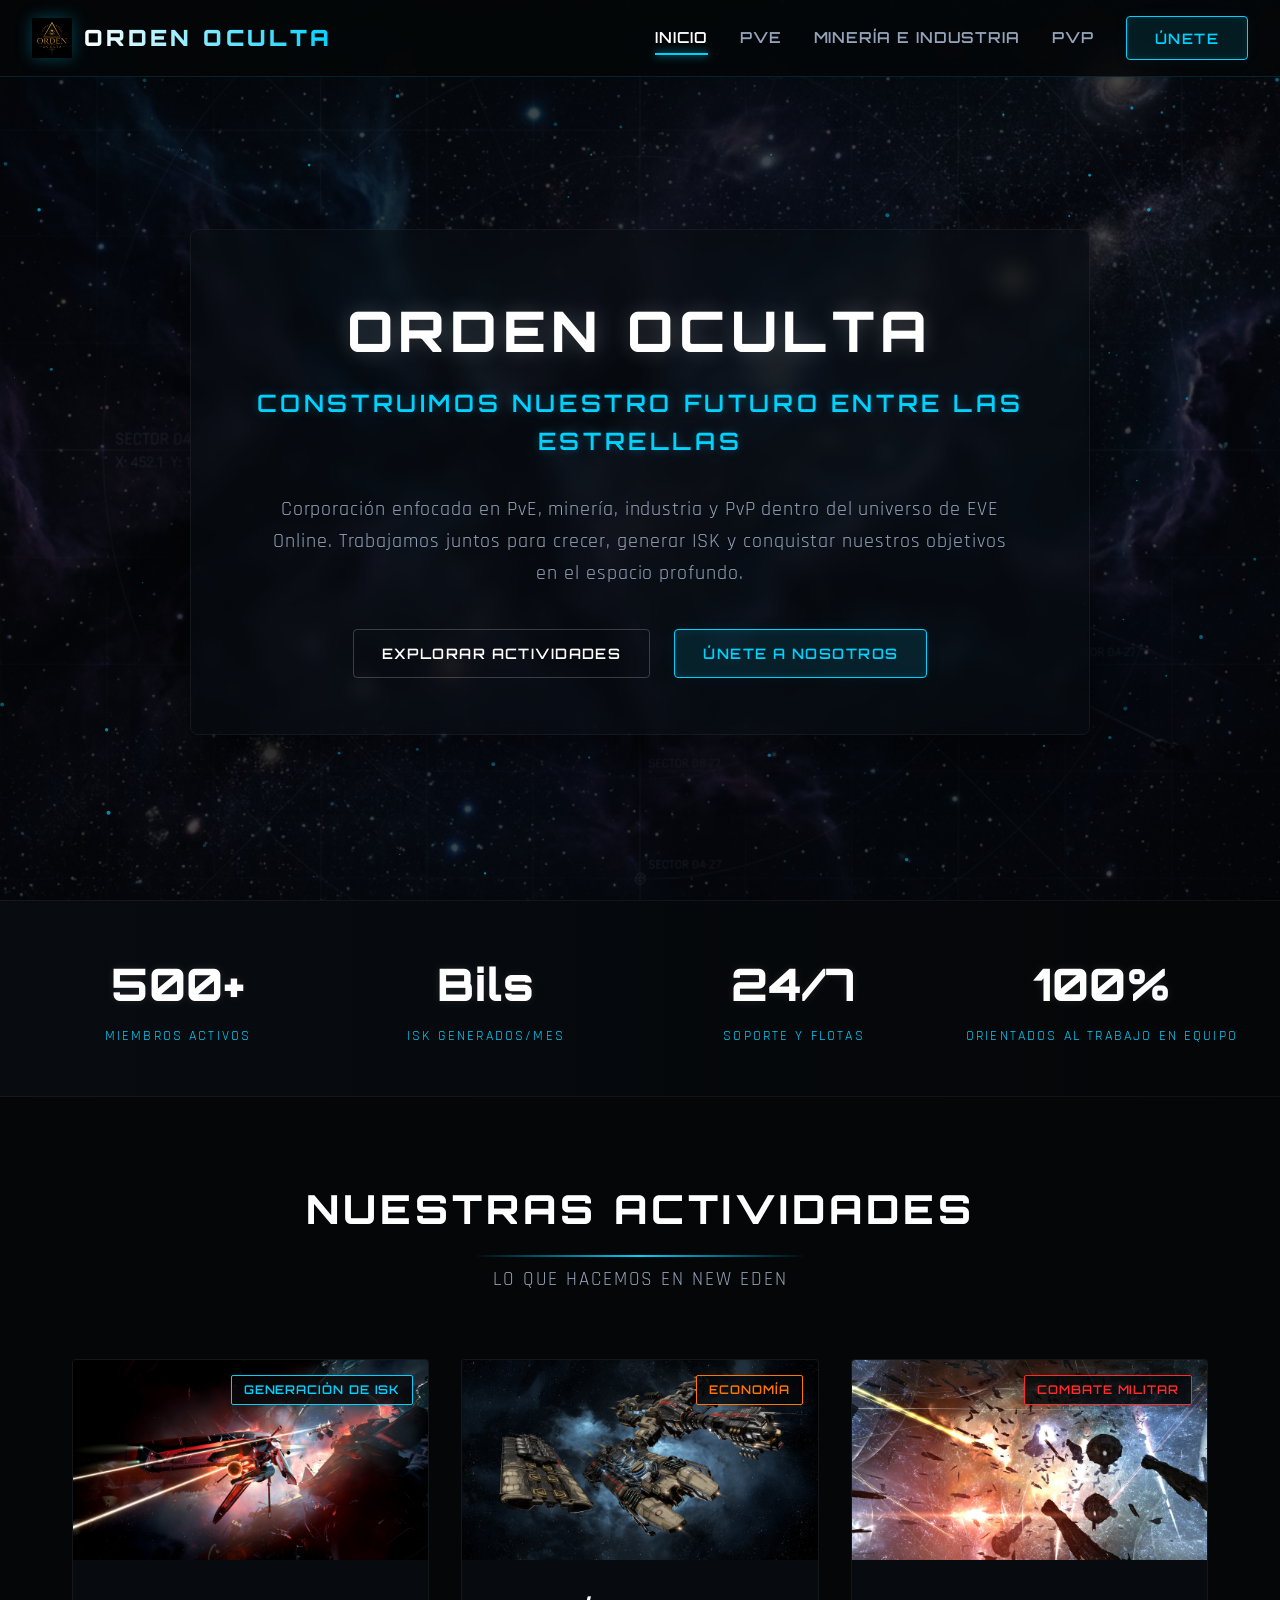
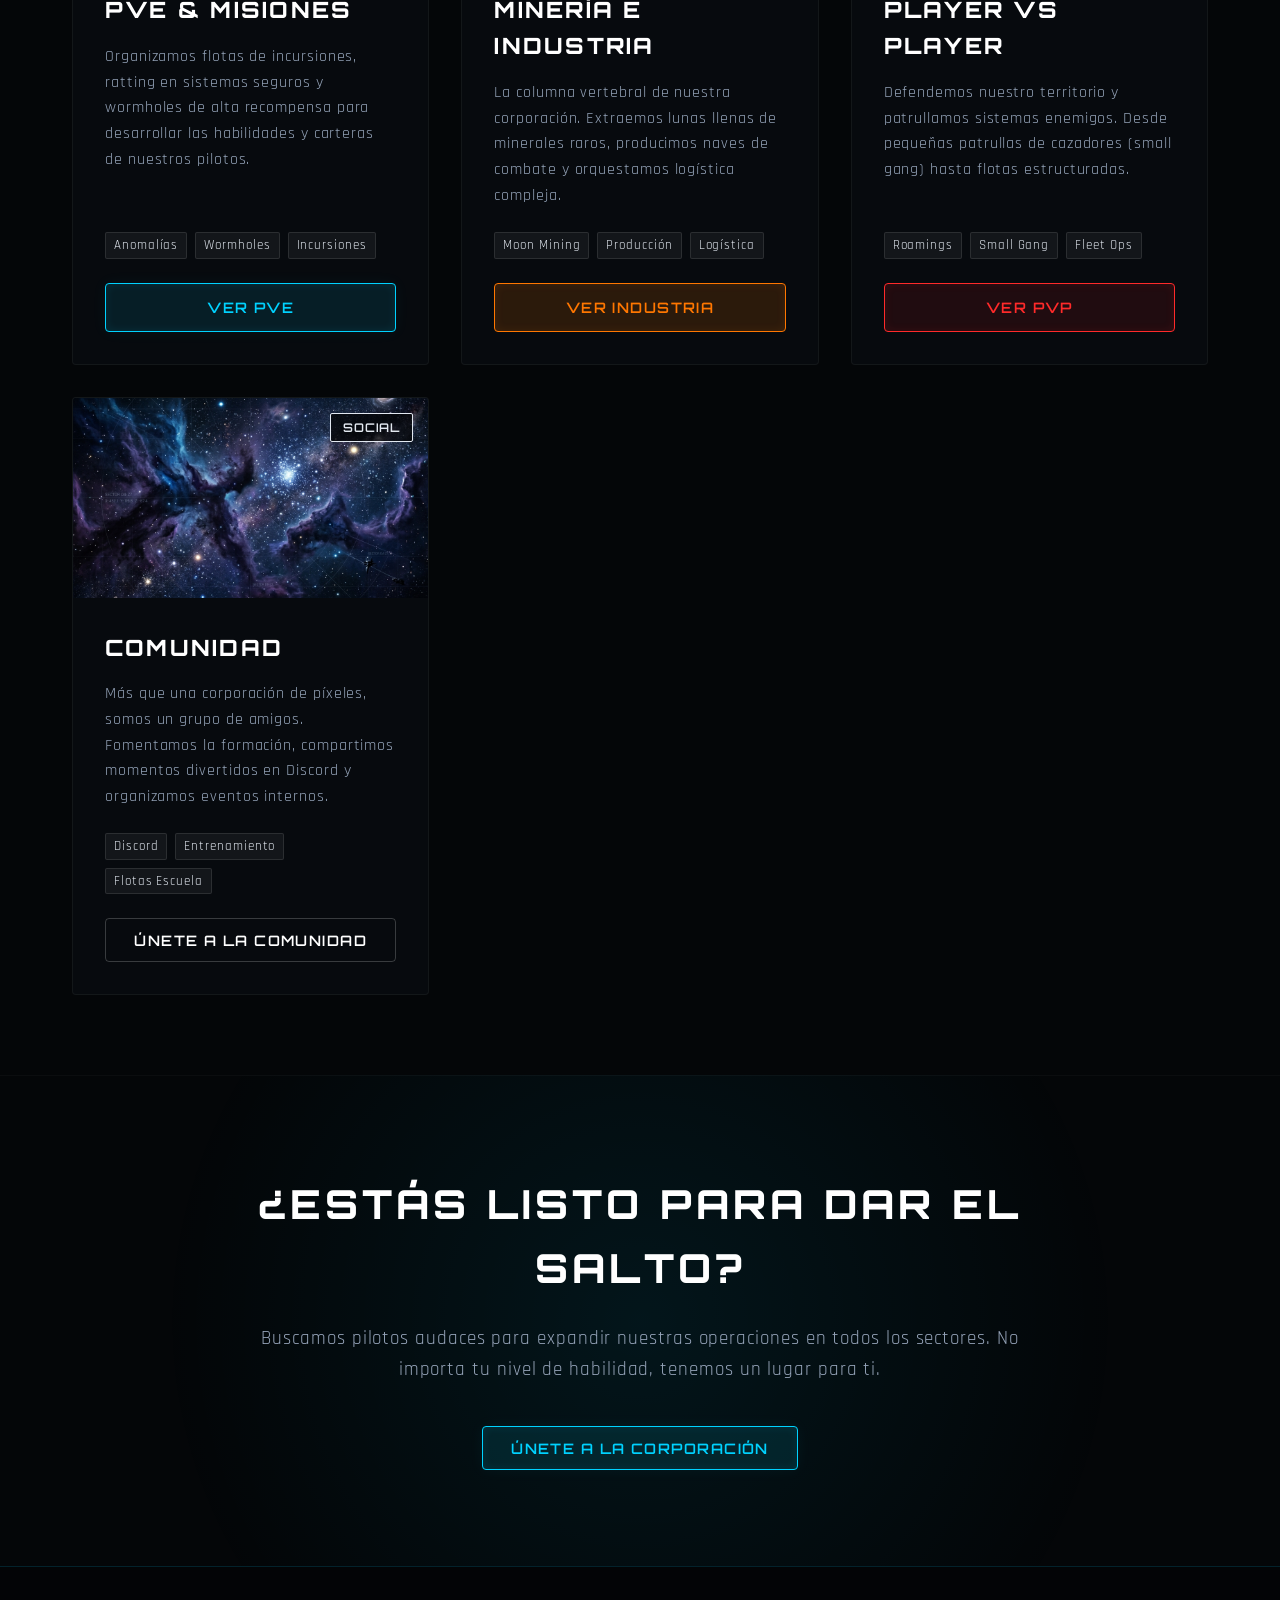
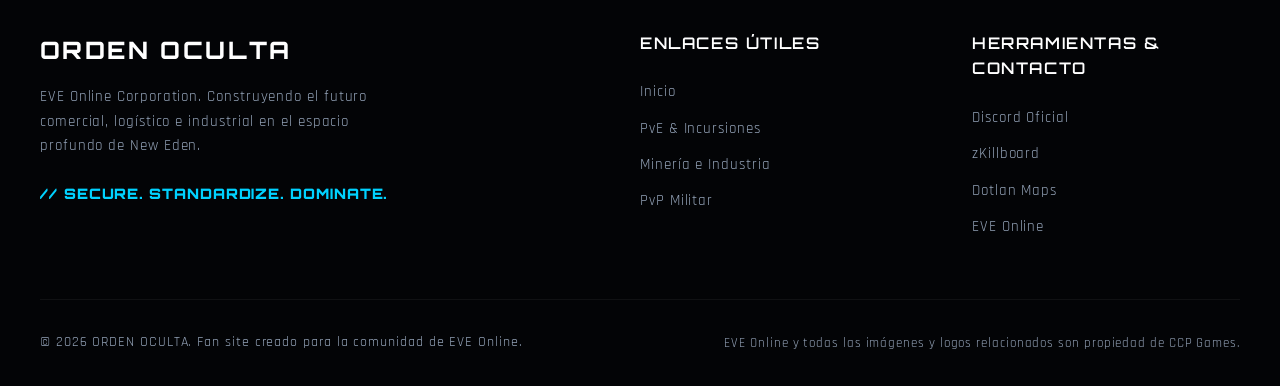
<file: index.html>
<!DOCTYPE html>
<html lang="es">
<head>
  <meta charset="UTF-8">
  <meta name="viewport" content="width=device-width, initial-scale=1.0">
  <title>Orden Oculta | EVE Online Corporation</title>
  <meta name="description" content="Sitio oficial de ORDEN OCULTA, corporación líder de EVE Online. Únete a nuestras flotas de PvE, minería, industria y PvP.">
  <link rel="stylesheet" href="css/style.css">
</head>
<body>
  <!-- Canvas para animación de fondo de estrellas -->
  <canvas id="starfield"></canvas>
  <div class="background-overlay"></div>

  <!-- ENCABEZADO Y NAVEGACIÓN -->
  <header class="navbar">
    <div class="nav-brand">
      <img src="images/logo.png" alt="Orden Oculta Logo" class="nav-logo">
      <span class="nav-title">ORDEN OCULTA</span>
    </div>
    
    <button class="nav-toggle" aria-label="Abrir menú de navegación">
      <span></span>
      <span></span>
      <span></span>
    </button>

    <nav class="nav-menu-wrapper">
      <ul class="nav-menu">
        <li class="nav-item active"><a href="index.html">Inicio</a></li>
        <li class="nav-item"><a href="pve.html">PvE</a></li>
        <li class="nav-item"><a href="mineria-industria.html">Minería e Industria</a></li>
        <li class="nav-item"><a href="pvp.html">PvP</a></li>
        <li class="nav-item"><button class="btn btn-primary btn-recruit-trigger">Únete</button></li>
      </ul>
    </nav>
  </header>

  <!-- HERO PRINCIPAL -->
  <section class="hero">
    <div class="hero-content reveal">
      <h1>ORDEN OCULTA</h1>
      <p class="hero-subtitle">Construimos nuestro futuro entre las estrellas</p>
      <p class="hero-description">
        Corporación enfocada en PvE, minería, industria y PvP dentro del universo de EVE Online. Trabajamos juntos para crecer, generar ISK y conquistar nuestros objetivos en el espacio profundo.
      </p>
      <div class="hero-buttons">
        <a href="#actividades" class="btn btn-outline">Explorar Actividades</a>
        <button class="btn btn-primary btn-recruit-trigger">Únete a nosotros</button>
      </div>
    </div>
  </section>

  <!-- BARRA DE ESTADÍSTICAS -->
  <section class="stats-bar">
    <div class="stats-container reveal">
      <div class="stat-item">
        <div class="stat-number">500+</div>
        <div class="stat-label">Miembros Activos</div>
      </div>
      <div class="stat-item">
        <div class="stat-number">Bils</div>
        <div class="stat-label">ISK Generados/Mes</div>
      </div>
      <div class="stat-item">
        <div class="stat-number">24/7</div>
        <div class="stat-label">Soporte y Flotas</div>
      </div>
      <div class="stat-item">
        <div class="stat-number">100%</div>
        <div class="stat-label">Orientados al Trabajo en Equipo</div>
      </div>
    </div>
  </section>

  <!-- SECCIÓN DE ACTIVIDADES -->
  <section id="actividades" class="section-container">
    <div class="section-title-wrapper reveal">
      <h2 class="section-title">Nuestras Actividades</h2>
      <p class="section-subtitle">Lo que hacemos en New Eden</p>
    </div>

    <div class="cards-grid">
      <!-- PvE Card -->
      <article class="card card-pve reveal">
        <div class="card-image-wrapper">
          <img src="images/pve.jpg" alt="Operación PvE de EVE Online" class="card-image">
          <span class="card-badge badge-pve">Generación de ISK</span>
        </div>
        <div class="card-content">
          <h3 class="card-title">PvE & Misiones</h3>
          <p class="card-description">
            Organizamos flotas de incursiones, ratting en sistemas seguros y wormholes de alta recompensa para desarrollar las habilidades y carteras de nuestros pilotos.
          </p>
          <div class="card-tags">
            <span class="tag">Anomalías</span>
            <span class="tag">Wormholes</span>
            <span class="tag">Incursiones</span>
          </div>
          <a href="pve.html" class="btn btn-primary">Ver PvE</a>
        </div>
      </article>

      <!-- Minería e Industria Card -->
      <article class="card card-indy reveal">
        <div class="card-image-wrapper">
          <img src="images/mining.jpg" alt="Minería e Industria en EVE Online" class="card-image">
          <span class="card-badge badge-indy">Economía</span>
        </div>
        <div class="card-content">
          <h3 class="card-title">Minería e Industria</h3>
          <p class="card-description">
            La columna vertebral de nuestra corporación. Extraemos lunas llenas de minerales raros, producimos naves de combate y orquestamos logística compleja.
          </p>
          <div class="card-tags">
            <span class="tag">Moon Mining</span>
            <span class="tag">Producción</span>
            <span class="tag">Logística</span>
          </div>
          <a href="mineria-industria.html" class="btn btn-secondary">Ver Industria</a>
        </div>
      </article>

      <!-- PvP Card -->
      <article class="card card-pvp reveal">
        <div class="card-image-wrapper">
          <img src="images/pvp.jpg" alt="Combate PvP de EVE Online" class="card-image">
          <span class="card-badge badge-pvp">Combate militar</span>
        </div>
        <div class="card-content">
          <h3 class="card-title">Player vs Player</h3>
          <p class="card-description">
            Defendemos nuestro territorio y patrullamos sistemas enemigos. Desde pequeñas patrullas de cazadores (small gang) hasta flotas estructuradas.
          </p>
          <div class="card-tags">
            <span class="tag">Roamings</span>
            <span class="tag">Small Gang</span>
            <span class="tag">Fleet Ops</span>
          </div>
          <a href="pvp.html" class="btn btn-danger">Ver PvP</a>
        </div>
      </article>

      <!-- Comunidad Card -->
      <article class="card reveal">
        <div class="card-image-wrapper">
          <img src="images/background.jpg" alt="Comunidad corporativa" class="card-image">
          <span class="card-badge">Social</span>
        </div>
        <div class="card-content">
          <h3 class="card-title">Comunidad</h3>
          <p class="card-description">
            Más que una corporación de píxeles, somos un grupo de amigos. Fomentamos la formación, compartimos momentos divertidos en Discord y organizamos eventos internos.
          </p>
          <div class="card-tags">
            <span class="tag">Discord</span>
            <span class="tag">Entrenamiento</span>
            <span class="tag">Flotas Escuela</span>
          </div>
          <button class="btn btn-outline btn-recruit-trigger">Únete a la Comunidad</button>
        </div>
      </article>
    </div>
  </section>

  <!-- RECRUITMENT CTA -->
  <section class="recruitment-cta reveal">
    <div class="cta-box">
      <h2>¿Estás listo para dar el salto?</h2>
      <p>Buscamos pilotos audaces para expandir nuestras operaciones en todos los sectores. No importa tu nivel de habilidad, tenemos un lugar para ti.</p>
      <button class="btn btn-primary btn-recruit-trigger">Únete a la corporación</button>
    </div>
  </section>

  <!-- PIE DE PÁGINA (FOOTER) -->
  <footer class="footer">
    <div class="footer-grid">
      <div class="footer-brand">
        <h3>ORDEN OCULTA</h3>
        <p>EVE Online Corporation. Construyendo el futuro comercial, logístico e industrial en el espacio profundo de New Eden.</p>
        <span class="footer-logo-text">// SECURE. STANDARDIZE. DOMINATE.</span>
      </div>
      <div>
        <h4 class="footer-links-title">Enlaces Útiles</h4>
        <ul class="footer-links">
          <li><a href="index.html">Inicio</a></li>
          <li><a href="pve.html">PvE & Incursiones</a></li>
          <li><a href="mineria-industria.html">Minería e Industria</a></li>
          <li><a href="pvp.html">PvP Militar</a></li>
        </ul>
      </div>
      <div>
        <h4 class="footer-links-title">Herramientas & Contacto</h4>
        <ul class="footer-links">
          <li><a href="https://discord.gg/example-placeholder" target="_blank">Discord Oficial</a></li>
          <li><a href="https://zkillboard.com/alliance/example/" target="_blank">zKillboard</a></li>
          <li><a href="https://evemaps.dotlan.net/" target="_blank">Dotlan Maps</a></li>
          <li><a href="https://www.eveonline.com/" target="_blank">EVE Online</a></li>
        </ul>
      </div>
    </div>
    <div class="footer-bottom">
      <p class="copyright">© 2026 ORDEN OCULTA. Fan site creado para la comunidad de EVE Online.</p>
      <p style="font-size: 0.8rem; color: var(--color-text-secondary);">EVE Online y todas las imágenes y logos relacionados son propiedad de CCP Games.</p>
    </div>
  </footer>

  <!-- RECRUITMENT MODAL (MODAL ÚNETE A NOSOTROS) -->
  <div class="modal" id="recruitModal">
    <div class="modal-overlay"></div>
    <div class="modal-container">
      <button class="modal-close" aria-label="Cerrar modal">&times;</button>
      <h3 class="modal-title">Únete a Orden Oculta</h3>
      <div class="modal-body">
        <p>Buscamos tanto a veteranos curtidos como a nuevos pilotos que quieran forjar su camino en EVE Online. Estos son nuestros requisitos mínimos de reclutamiento:</p>
        
        <ul class="recruitment-requirements">
          <li>Cuenta activa de EVE Online (Omega recomendada pero aceptamos Alfas con ganas de aprender).</li>
          <li>Uso obligatorio de Discord para comunicación en operaciones de flota.</li>
          <li>Actitud madura y respeto hacia todos los miembros de la corporación.</li>
          <li>Voluntad de cooperar en flotas de minería, defensa o generación de ISK.</li>
        </ul>

        <h4>¿Cómo aplicar?</h4>
        <p>
          1. Haz clic en el botón de abajo para unirte a nuestro Discord de reclutamiento.<br>
          2. Escribe en el canal <code>#reclutamiento-publico</code>.<br>
          3. Uno de nuestros oficiales agendará una entrevista corta contigo.
        </p>

        <div class="modal-buttons" style="margin-top: 2rem;">
          <a href="https://discord.gg/example-placeholder" target="_blank" class="btn btn-primary">Unirse al Discord de Reclutamiento</a>
          <button class="btn btn-outline modal-close">Cerrar</button>
        </div>
      </div>
    </div>
  </div>

  <script src="js/script.js"></script>
</body>
</html>
</file>
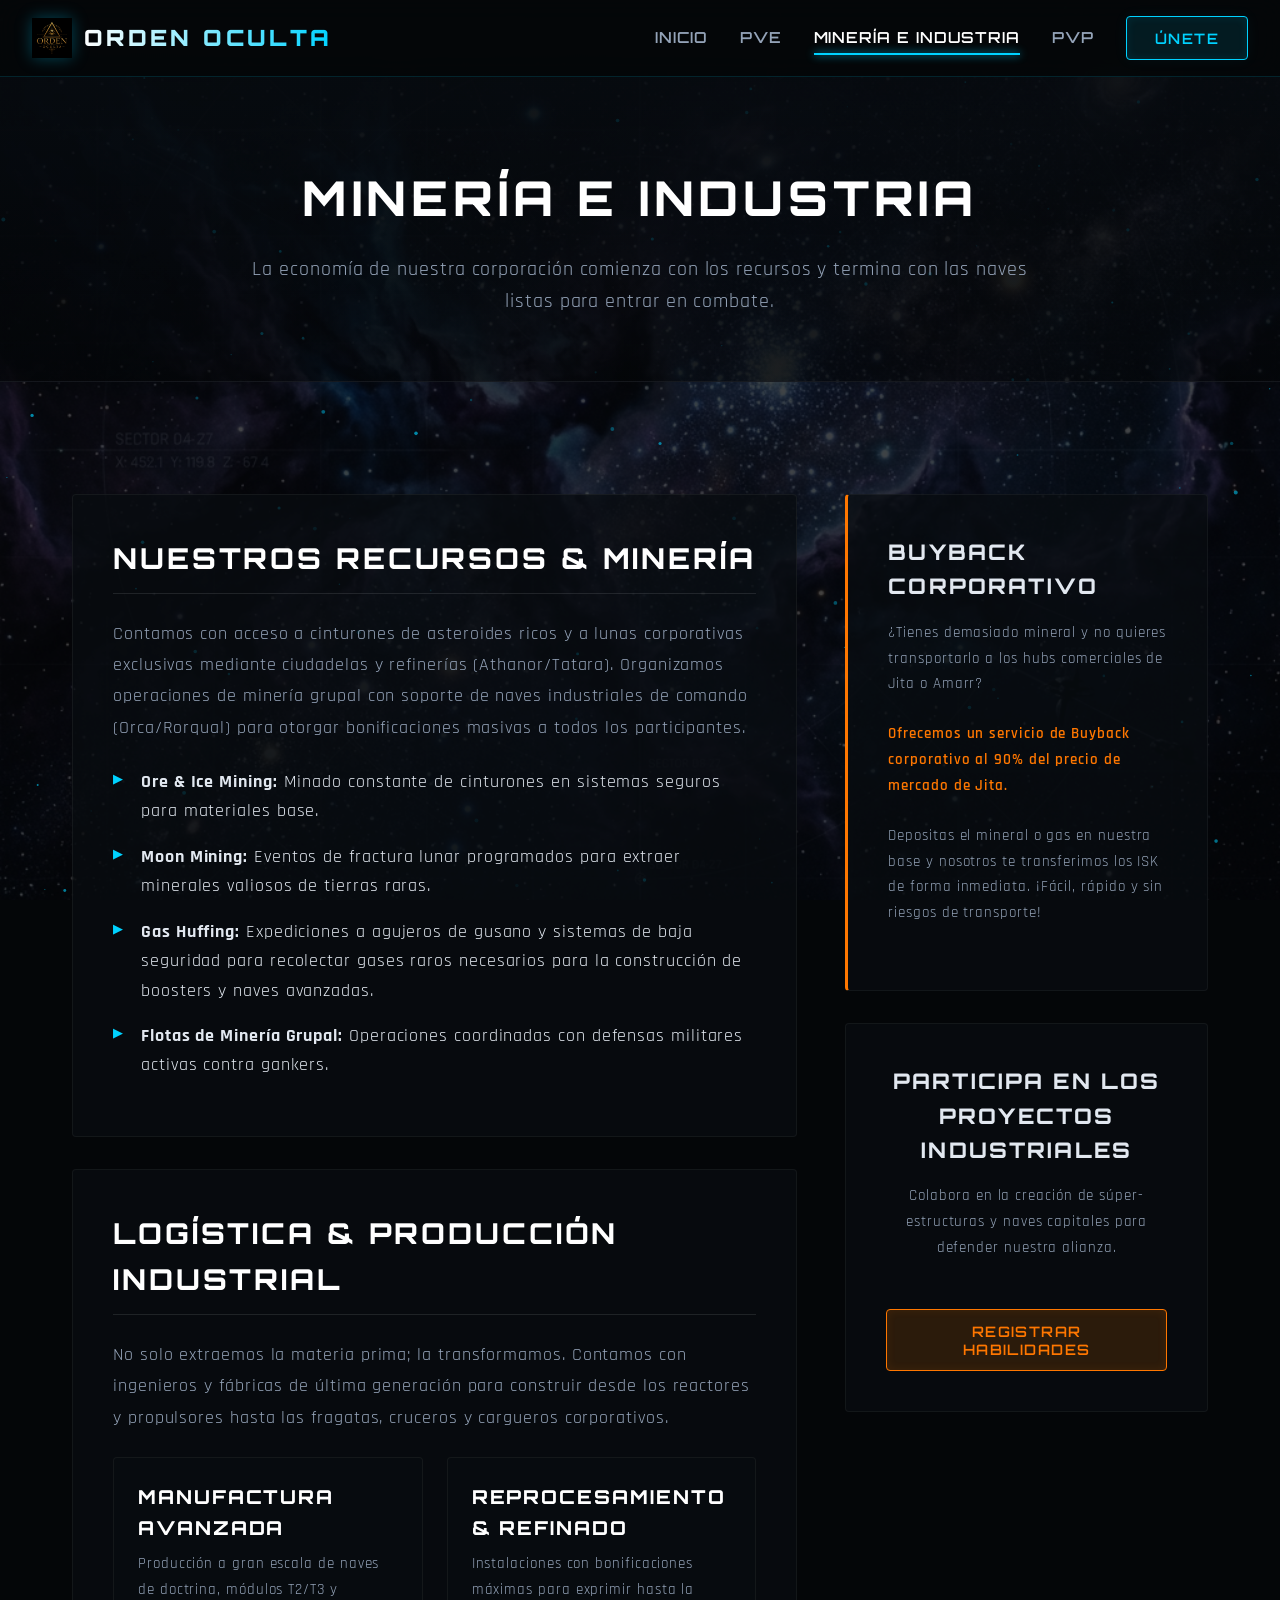
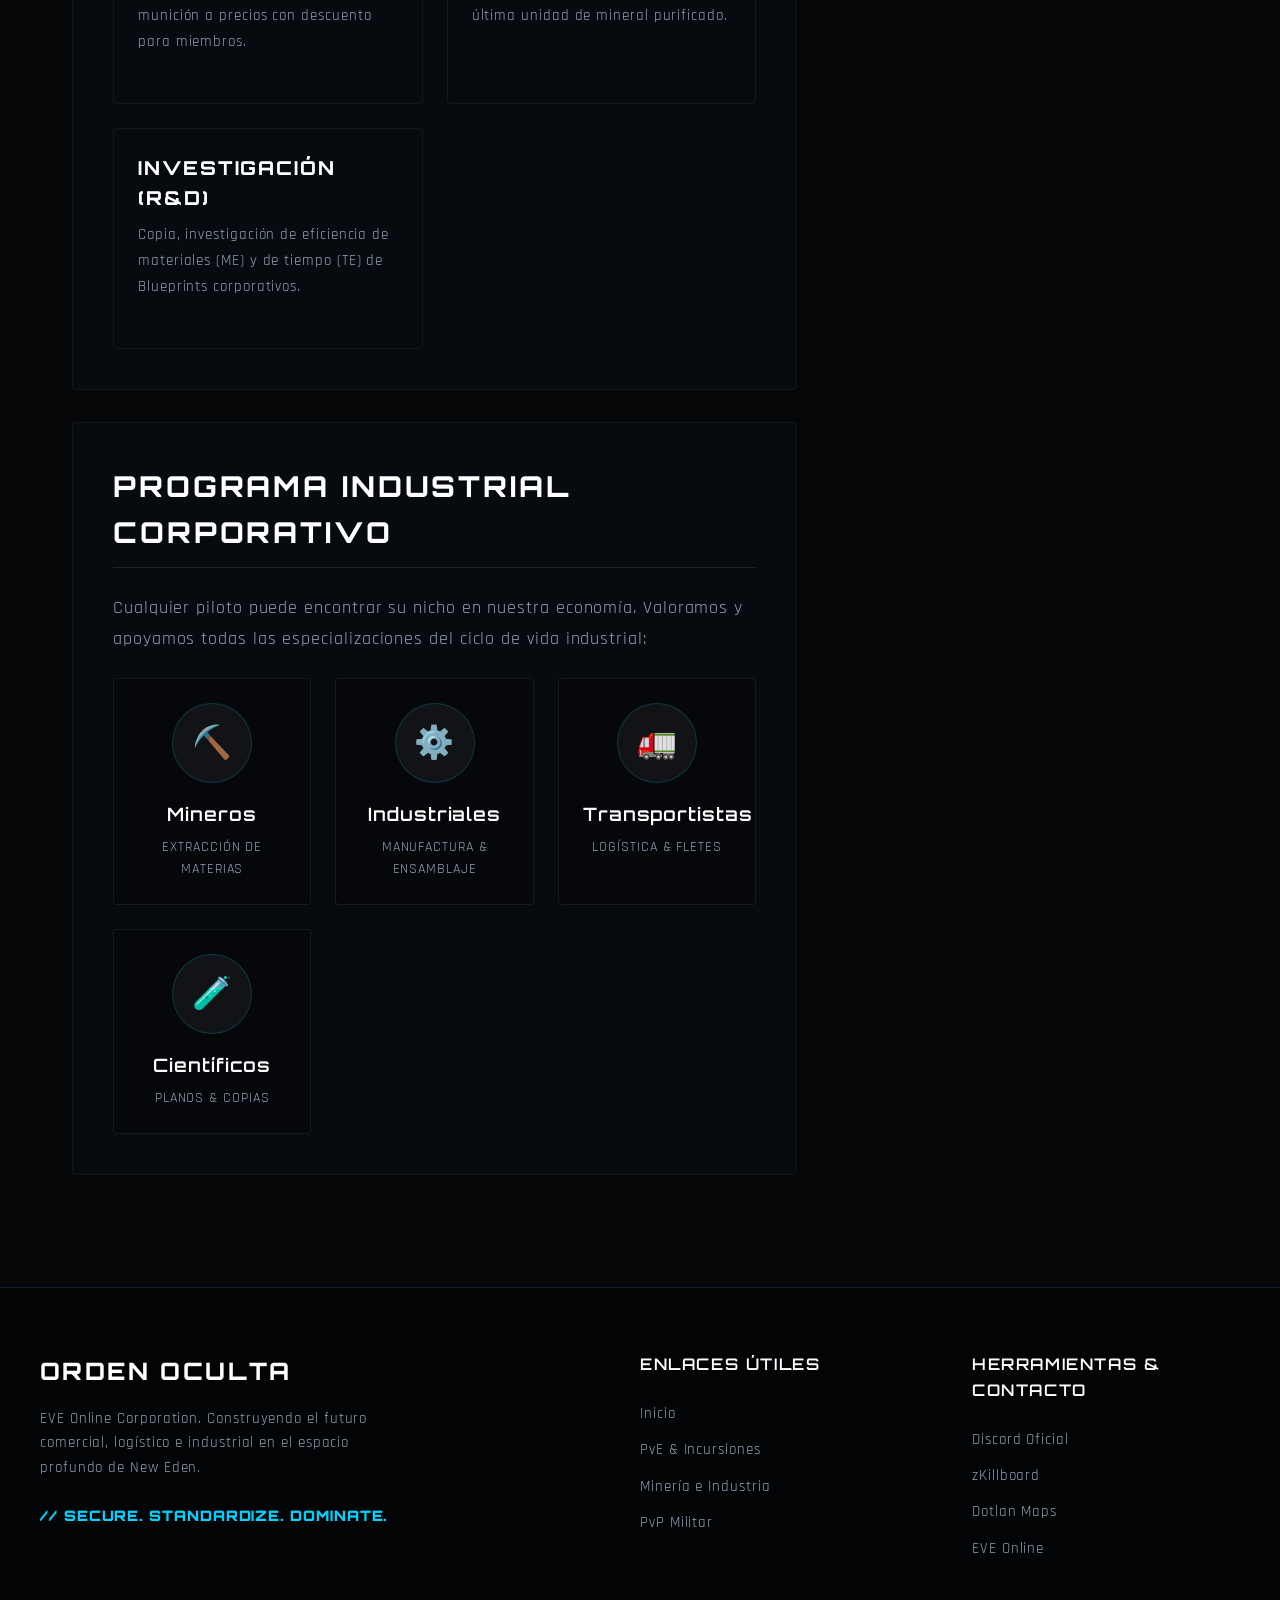
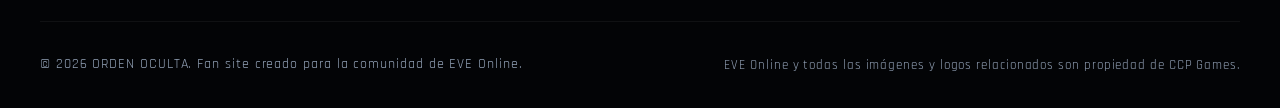
<file: mineria-industria.html>
<!DOCTYPE html>
<html lang="es">
<head>
  <meta charset="UTF-8">
  <meta name="viewport" content="width=device-width, initial-scale=1.0">
  <title>Minería e Industria | Orden Oculta</title>
  <meta name="description" content="Detalles del programa de minería e industria de Orden Oculta en EVE Online. Ore Mining, Moon Mining e infraestructura.">
  <link rel="stylesheet" href="css/style.css">
</head>
<body>
  <canvas id="starfield"></canvas>
  <div class="background-overlay"></div>

  <!-- ENCABEZADO Y NAVEGACIÓN -->
  <header class="navbar">
    <div class="nav-brand">
      <img src="images/logo.png" alt="Orden Oculta Logo" class="nav-logo">
      <span class="nav-title">ORDEN OCULTA</span>
    </div>
    
    <button class="nav-toggle" aria-label="Abrir menú de navegación">
      <span></span>
      <span></span>
      <span></span>
    </button>

    <nav class="nav-menu-wrapper">
      <ul class="nav-menu">
        <li class="nav-item"><a href="index.html">Inicio</a></li>
        <li class="nav-item"><a href="pve.html">PvE</a></li>
        <li class="nav-item active"><a href="mineria-industria.html">Minería e Industria</a></li>
        <li class="nav-item"><a href="pvp.html">PvP</a></li>
        <li class="nav-item"><button class="btn btn-primary btn-recruit-trigger">Únete</button></li>
      </ul>
    </nav>
  </header>

  <!-- CABECERA DE LA PÁGINA -->
  <section class="page-header">
    <div class="reveal">
      <h1>Minería e Industria</h1>
      <p>La economía de nuestra corporación comienza con los recursos y termina con las naves listas para entrar en combate.</p>
    </div>
  </section>

  <!-- CONTENIDO PRINCIPAL -->
  <main class="section-container">
    <div class="two-col-layout">
      <!-- Columna Principal -->
      <div class="main-column">
        <section class="content-block reveal">
          <h2>Nuestros Recursos & Minería</h2>
          <p>
            Contamos con acceso a cinturones de asteroides ricos y a lunas corporativas exclusivas mediante ciudadelas y refinerías (Athanor/Tatara). Organizamos operaciones de minería grupal con soporte de naves industriales de comando (Orca/Rorqual) para otorgar bonificaciones masivas a todos los participantes.
          </p>
          <ul class="list-styled" style="margin-top: 1rem;">
            <li><strong>Ore & Ice Mining:</strong> Minado constante de cinturones en sistemas seguros para materiales base.</li>
            <li><strong>Moon Mining:</strong> Eventos de fractura lunar programados para extraer minerales valiosos de tierras raras.</li>
            <li><strong>Gas Huffing:</strong> Expediciones a agujeros de gusano y sistemas de baja seguridad para recolectar gases raros necesarios para la construcción de boosters y naves avanzadas.</li>
            <li><strong>Flotas de Minería Grupal:</strong> Operaciones coordinadas con defensas militares activas contra gankers.</li>
          </ul>
        </section>

        <section class="content-block reveal">
          <h2>Logística & Producción Industrial</h2>
          <p>
            No solo extraemos la materia prima; la transformamos. Contamos con ingenieros y fábricas de última generación para construir desde los reactores y propulsores hasta las fragatas, cruceros y cargueros corporativos.
          </p>
          <div class="cards-grid" style="grid-template-columns: repeat(auto-fit, minmax(220px, 1fr)); gap: 1.5rem; margin-top: 1rem;">
            <div class="card card-indy" style="padding: 1.5rem;">
              <h3 style="font-size: 1.2rem; color: #fff; margin-bottom: 0.5rem;">Manufactura Avanzada</h3>
              <p style="font-size: 0.95rem; color: var(--color-text-secondary);">Producción a gran escala de naves de doctrina, módulos T2/T3 y munición a precios con descuento para miembros.</p>
            </div>
            <div class="card card-indy" style="padding: 1.5rem;">
              <h3 style="font-size: 1.2rem; color: #fff; margin-bottom: 0.5rem;">Reprocesamiento & Refinado</h3>
              <p style="font-size: 0.95rem; color: var(--color-text-secondary);">Instalaciones con bonificaciones máximas para exprimir hasta la última unidad de mineral purificado.</p>
            </div>
            <div class="card card-indy" style="padding: 1.5rem;">
              <h3 style="font-size: 1.2rem; color: #fff; margin-bottom: 0.5rem;">Investigación (R&D)</h3>
              <p style="font-size: 0.95rem; color: var(--color-text-secondary);">Copia, investigación de eficiencia de materiales (ME) y de tiempo (TE) de Blueprints corporativos.</p>
            </div>
          </div>
        </section>

        <section class="content-block reveal">
          <h2>Programa Industrial Corporativo</h2>
          <p>
            Cualquier piloto puede encontrar su nicho en nuestra economía. Valoramos y apoyamos todas las especializaciones del ciclo de vida industrial:
          </p>
          
          <div class="ship-grid" style="grid-template-columns: repeat(auto-fit, minmax(180px, 1fr));">
            <div class="ship-card">
              <div class="ship-icon">⛏️</div>
              <div class="ship-name">Mineros</div>
              <div class="ship-role">Extracción de Materias</div>
            </div>
            <div class="ship-card">
              <div class="ship-icon">⚙️</div>
              <div class="ship-name">Industriales</div>
              <div class="ship-role">Manufactura & Ensamblaje</div>
            </div>
            <div class="ship-card">
              <div class="ship-icon">🚛</div>
              <div class="ship-name">Transportistas</div>
              <div class="ship-role">Logística & Fletes</div>
            </div>
            <div class="ship-card">
              <div class="ship-icon">🧪</div>
              <div class="ship-name">Científicos</div>
              <div class="ship-role">Planos & Copias</div>
            </div>
          </div>
        </section>
      </div>

      <!-- Barra Lateral / Side Column -->
      <div class="side-column">
        <div class="content-block reveal" style="border-left: 3px solid var(--color-secondary);">
          <h3>Buyback Corporativo</h3>
          <p style="margin-top: 1rem; font-size: 0.95rem;">
            ¿Tienes demasiado mineral y no quieres transportarlo a los hubs comerciales de Jita o Amarr?
          </p>
          <p style="font-size: 0.95rem; font-weight: 600; color: var(--color-secondary);">
            Ofrecemos un servicio de Buyback corporativo al 90% del precio de mercado de Jita.
          </p>
          <p style="font-size: 0.95rem;">
            Depositas el mineral o gas en nuestra base y nosotros te transferimos los ISK de forma inmediata. ¡Fácil, rápido y sin riesgos de transporte!
          </p>
        </div>

        <div class="content-block reveal" style="text-align: center;">
          <h3>Participa en los Proyectos Industriales</h3>
          <p style="font-size: 0.95rem; margin-top: 1rem;">Colabora en la creación de súper-estructuras y naves capitales para defender nuestra alianza.</p>
          <button class="btn btn-secondary btn-recruit-trigger" style="width: 100%; margin-top: 1.5rem;">Registrar Habilidades</button>
        </div>
      </div>
    </div>
  </main>

  <!-- PIE DE PÁGINA (FOOTER) -->
  <footer class="footer">
    <div class="footer-grid">
      <div class="footer-brand">
        <h3>ORDEN OCULTA</h3>
        <p>EVE Online Corporation. Construyendo el futuro comercial, logístico e industrial en el espacio profundo de New Eden.</p>
        <span class="footer-logo-text">// SECURE. STANDARDIZE. DOMINATE.</span>
      </div>
      <div>
        <h4 class="footer-links-title">Enlaces Útiles</h4>
        <ul class="footer-links">
          <li><a href="index.html">Inicio</a></li>
          <li><a href="pve.html">PvE & Incursiones</a></li>
          <li><a href="mineria-industria.html">Minería e Industria</a></li>
          <li><a href="pvp.html">PvP Militar</a></li>
        </ul>
      </div>
      <div>
        <h4 class="footer-links-title">Herramientas & Contacto</h4>
        <ul class="footer-links">
          <li><a href="https://discord.gg/example-placeholder" target="_blank">Discord Oficial</a></li>
          <li><a href="https://zkillboard.com/alliance/example/" target="_blank">zKillboard</a></li>
          <li><a href="https://evemaps.dotlan.net/" target="_blank">Dotlan Maps</a></li>
          <li><a href="https://www.eveonline.com/" target="_blank">EVE Online</a></li>
        </ul>
      </div>
    </div>
    <div class="footer-bottom">
      <p class="copyright">© 2026 ORDEN OCULTA. Fan site creado para la comunidad de EVE Online.</p>
      <p style="font-size: 0.8rem; color: var(--color-text-secondary);">EVE Online y todas las imágenes y logos relacionados son propiedad de CCP Games.</p>
    </div>
  </footer>

  <!-- RECRUITMENT MODAL -->
  <div class="modal" id="recruitModal">
    <div class="modal-overlay"></div>
    <div class="modal-container">
      <button class="modal-close" aria-label="Cerrar modal">&times;</button>
      <h3 class="modal-title">Únete a Orden Oculta</h3>
      <div class="modal-body">
        <p>Buscamos tanto a veteranos curtidos como a nuevos pilotos que quieran forjar su camino en EVE Online. Estos son nuestros requisitos mínimos de reclutamiento:</p>
        
        <ul class="recruitment-requirements">
          <li>Cuenta activa de EVE Online (Omega recomendada pero aceptamos Alfas con ganas de aprender).</li>
          <li>Uso obligatorio de Discord para comunicación en operaciones de flota.</li>
          <li>Actitud madura y respeto hacia todos los miembros de la corporación.</li>
          <li>Voluntad de cooperar en flotas de minería, defensa o generación de ISK.</li>
        </ul>

        <h4>¿Cómo aplicar?</h4>
        <p>
          1. Haz clic en el botón de abajo para unirte a nuestro Discord de reclutamiento.<br>
          2. Escribe en el canal <code>#reclutamiento-publico</code>.<br>
          3. Uno de nuestros oficiales agendará una entrevista corta contigo.
        </p>

        <div class="modal-buttons" style="margin-top: 2rem;">
          <a href="https://discord.gg/example-placeholder" target="_blank" class="btn btn-primary">Unirse al Discord de Reclutamiento</a>
          <button class="btn btn-outline modal-close">Cerrar</button>
        </div>
      </div>
    </div>
  </div>

  <script src="js/script.js"></script>
</body>
</html>
</file>
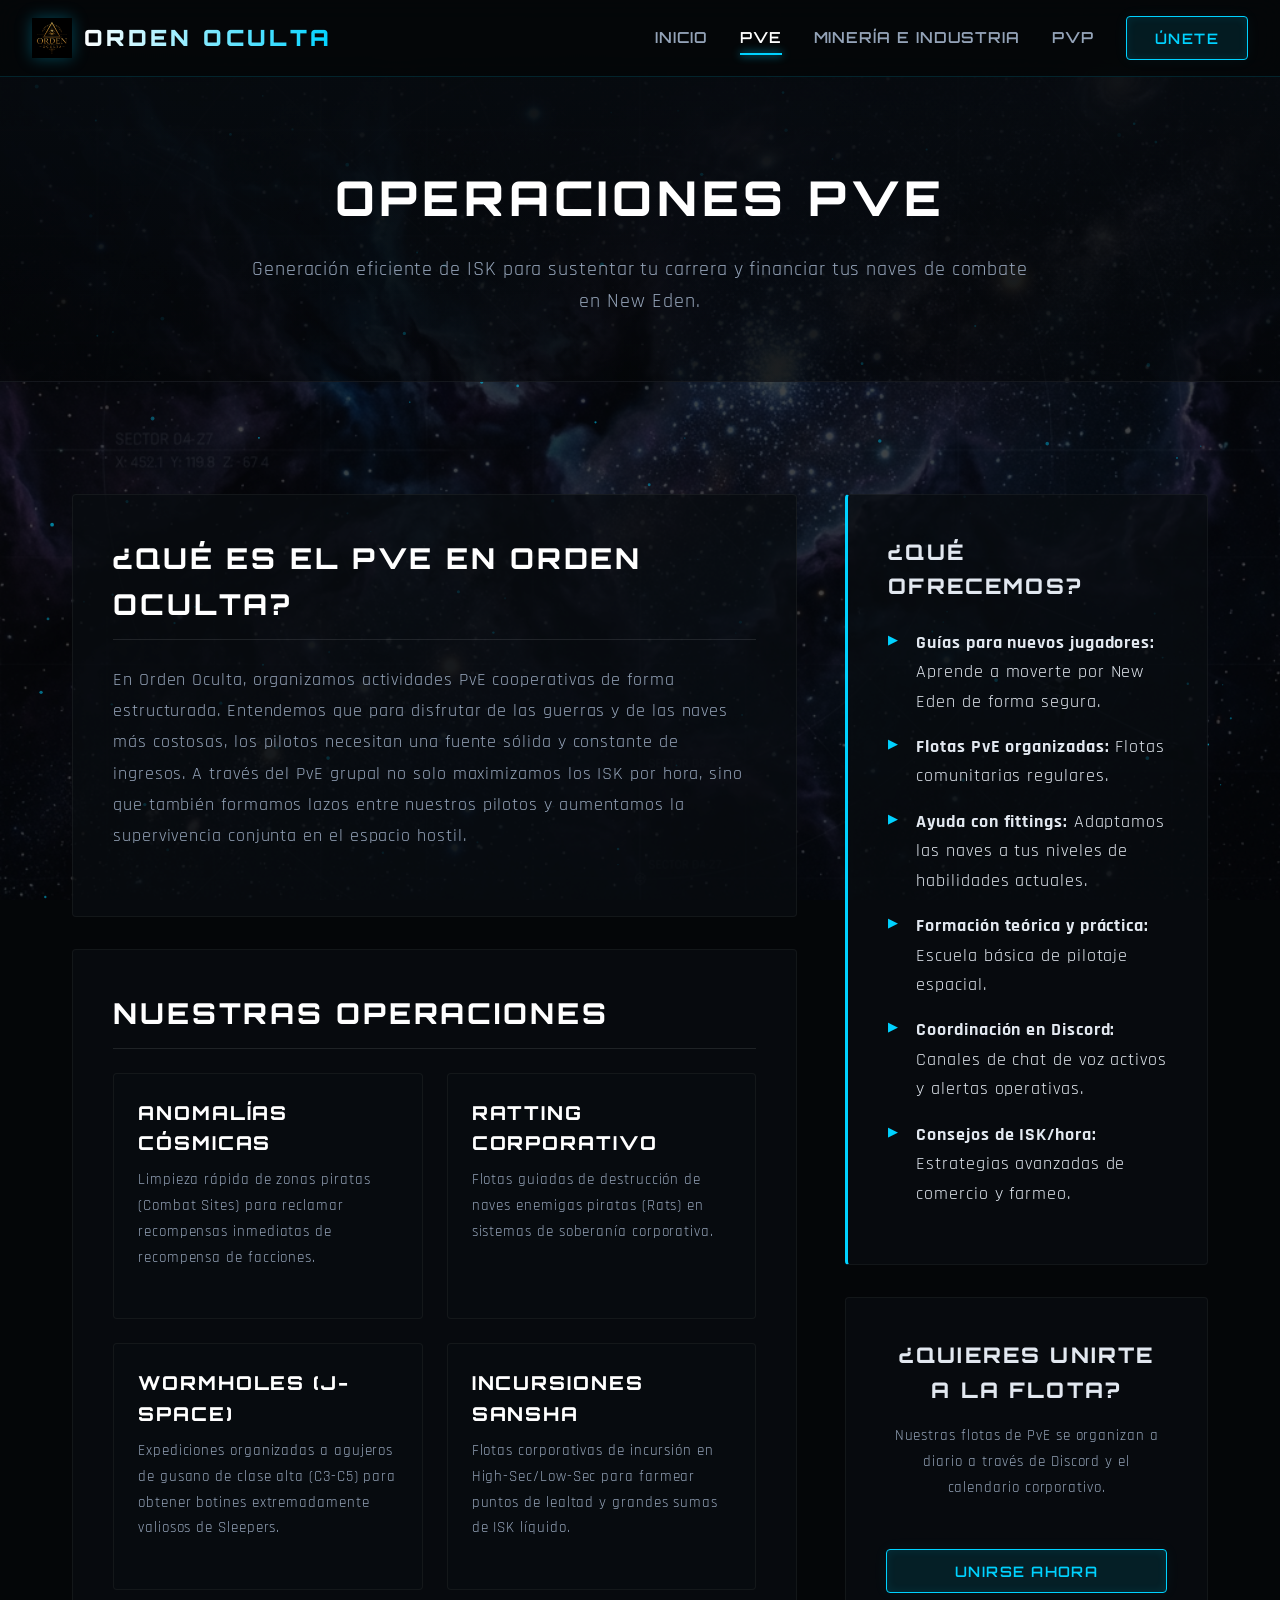
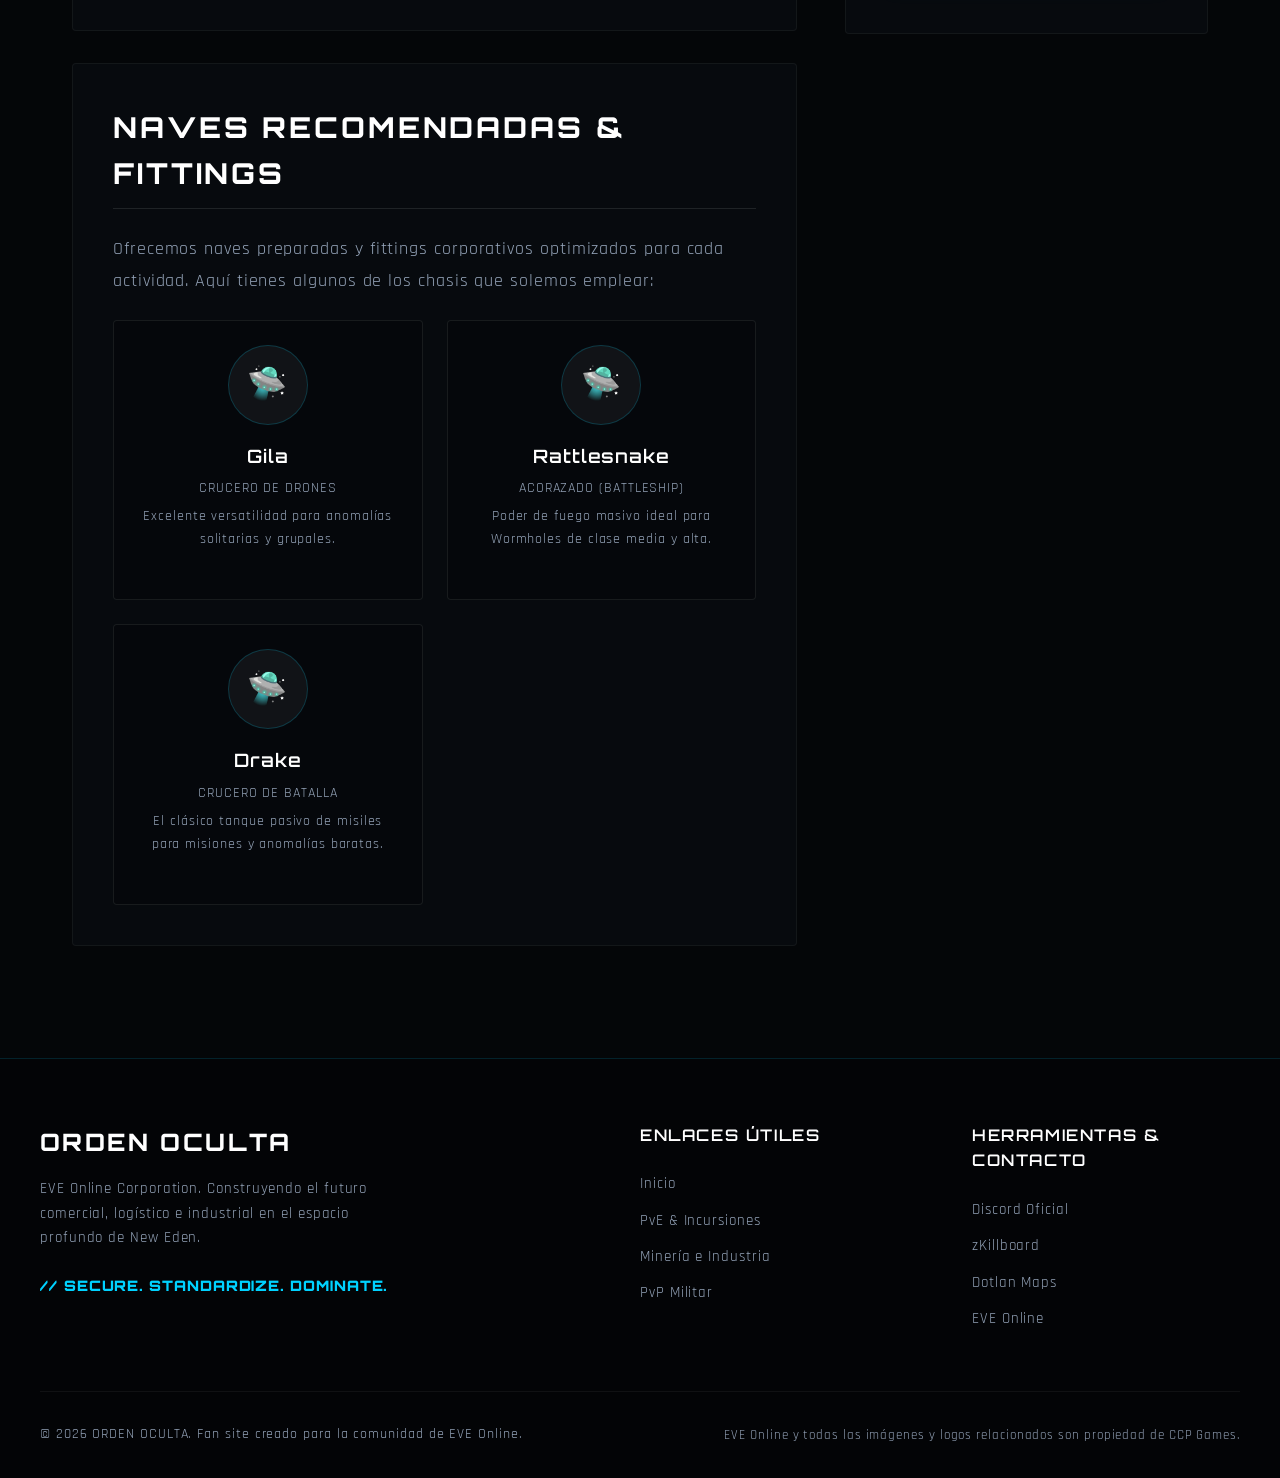
<file: pve.html>
<!DOCTYPE html>
<html lang="es">
<head>
  <meta charset="UTF-8">
  <meta name="viewport" content="width=device-width, initial-scale=1.0">
  <title>Operaciones PvE | Orden Oculta</title>
  <meta name="description" content="Detalles de las operaciones PvE de Orden Oculta en EVE Online. Generación de ISK, misiones e incursiones grupales.">
  <link rel="stylesheet" href="css/style.css">
</head>
<body>
  <canvas id="starfield"></canvas>
  <div class="background-overlay"></div>

  <!-- ENCABEZADO Y NAVEGACIÓN -->
  <header class="navbar">
    <div class="nav-brand">
      <img src="images/logo.png" alt="Orden Oculta Logo" class="nav-logo">
      <span class="nav-title">ORDEN OCULTA</span>
    </div>
    
    <button class="nav-toggle" aria-label="Abrir menú de navegación">
      <span></span>
      <span></span>
      <span></span>
    </button>

    <nav class="nav-menu-wrapper">
      <ul class="nav-menu">
        <li class="nav-item"><a href="index.html">Inicio</a></li>
        <li class="nav-item active"><a href="pve.html">PvE</a></li>
        <li class="nav-item"><a href="mineria-industria.html">Minería e Industria</a></li>
        <li class="nav-item"><a href="pvp.html">PvP</a></li>
        <li class="nav-item"><button class="btn btn-primary btn-recruit-trigger">Únete</button></li>
      </ul>
    </nav>
  </header>

  <!-- CABECERA DE LA PÁGINA -->
  <section class="page-header">
    <div class="reveal">
      <h1>Operaciones PvE</h1>
      <p>Generación eficiente de ISK para sustentar tu carrera y financiar tus naves de combate en New Eden.</p>
    </div>
  </section>

  <!-- CONTENIDO PRINCIPAL -->
  <main class="section-container">
    <div class="two-col-layout">
      <!-- Columna Principal -->
      <div class="main-column">
        <section class="content-block reveal">
          <h2>¿Qué es el PvE en Orden Oculta?</h2>
          <p>
            En Orden Oculta, organizamos actividades PvE cooperativas de forma estructurada. Entendemos que para disfrutar de las guerras y de las naves más costosas, los pilotos necesitan una fuente sólida y constante de ingresos. A través del PvE grupal no solo maximizamos los ISK por hora, sino que también formamos lazos entre nuestros pilotos y aumentamos la supervivencia conjunta en el espacio hostil.
          </p>
        </section>

        <section class="content-block reveal">
          <h2>Nuestras Operaciones</h2>
          <div class="cards-grid" style="grid-template-columns: repeat(auto-fit, minmax(240px, 1fr)); gap: 1.5rem; margin-top: 1rem;">
            <!-- Anomalías -->
            <div class="card card-pve" style="padding: 1.5rem;">
              <h3 style="font-size: 1.2rem; color: #fff; margin-bottom: 0.5rem;">Anomalías Cósmicas</h3>
              <p style="font-size: 0.95rem; color: var(--color-text-secondary);">Limpieza rápida de zonas piratas (Combat Sites) para reclamar recompensas inmediatas de recompensa de facciones.</p>
            </div>
            <!-- Ratting -->
            <div class="card card-pve" style="padding: 1.5rem;">
              <h3 style="font-size: 1.2rem; color: #fff; margin-bottom: 0.5rem;">Ratting Corporativo</h3>
              <p style="font-size: 0.95rem; color: var(--color-text-secondary);">Flotas guiadas de destrucción de naves enemigas piratas (Rats) en sistemas de soberanía corporativa.</p>
            </div>
            <!-- Wormholes -->
            <div class="card card-pve" style="padding: 1.5rem;">
              <h3 style="font-size: 1.2rem; color: #fff; margin-bottom: 0.5rem;">Wormholes (J-Space)</h3>
              <p style="font-size: 0.95rem; color: var(--color-text-secondary);">Expediciones organizadas a agujeros de gusano de clase alta (C3-C5) para obtener botines extremadamente valiosos de Sleepers.</p>
            </div>
            <!-- Incursiones -->
            <div class="card card-pve" style="padding: 1.5rem;">
              <h3 style="font-size: 1.2rem; color: #fff; margin-bottom: 0.5rem;">Incursiones Sansha</h3>
              <p style="font-size: 0.95rem; color: var(--color-text-secondary);">Flotas corporativas de incursión en High-Sec/Low-Sec para farmear puntos de lealtad y grandes sumas de ISK líquido.</p>
            </div>
          </div>
        </section>

        <section class="content-block reveal">
          <h2>Naves Recomendadas & Fittings</h2>
          <p>Ofrecemos naves preparadas y fittings corporativos optimizados para cada actividad. Aquí tienes algunos de los chasis que solemos emplear:</p>
          
          <div class="ship-grid">
            <div class="ship-card">
              <div class="ship-icon">🛸</div>
              <div class="ship-name">Gila</div>
              <div class="ship-role">Crucero de Drones</div>
              <p style="font-size: 0.85rem; color: var(--color-text-secondary); margin-top: 5px;">Excelente versatilidad para anomalías solitarias y grupales.</p>
            </div>
            <div class="ship-card">
              <div class="ship-icon">🛸</div>
              <div class="ship-name">Rattlesnake</div>
              <div class="ship-role">Acorazado (Battleship)</div>
              <p style="font-size: 0.85rem; color: var(--color-text-secondary); margin-top: 5px;">Poder de fuego masivo ideal para Wormholes de clase media y alta.</p>
            </div>
            <div class="ship-card">
              <div class="ship-icon">🛸</div>
              <div class="ship-name">Drake</div>
              <div class="ship-role">Crucero de Batalla</div>
              <p style="font-size: 0.85rem; color: var(--color-text-secondary); margin-top: 5px;">El clásico tanque pasivo de misiles para misiones y anomalías baratas.</p>
            </div>
          </div>
        </section>
      </div>

      <!-- Barra Lateral / Side Column -->
      <div class="side-column">
        <div class="content-block reveal" style="border-left: 3px solid var(--color-primary);">
          <h3>¿Qué Ofrecemos?</h3>
          <ul class="list-styled" style="margin-top: 1.5rem;">
            <li><strong>Guías para nuevos jugadores:</strong> Aprende a moverte por New Eden de forma segura.</li>
            <li><strong>Flotas PvE organizadas:</strong> Flotas comunitarias regulares.</li>
            <li><strong>Ayuda con fittings:</strong> Adaptamos las naves a tus niveles de habilidades actuales.</li>
            <li><strong>Formación teórica y práctica:</strong> Escuela básica de pilotaje espacial.</li>
            <li><strong>Coordinación en Discord:</strong> Canales de chat de voz activos y alertas operativas.</li>
            <li><strong>Consejos de ISK/hora:</strong> Estrategias avanzadas de comercio y farmeo.</li>
          </ul>
        </div>

        <div class="content-block reveal" style="text-align: center;">
          <h3>¿Quieres unirte a la Flota?</h3>
          <p style="font-size: 0.95rem; margin-top: 1rem;">Nuestras flotas de PvE se organizan a diario a través de Discord y el calendario corporativo.</p>
          <button class="btn btn-primary btn-recruit-trigger" style="width: 100%; margin-top: 1.5rem;">Unirse Ahora</button>
        </div>
      </div>
    </div>
  </main>

  <!-- PIE DE PÁGINA (FOOTER) -->
  <footer class="footer">
    <div class="footer-grid">
      <div class="footer-brand">
        <h3>ORDEN OCULTA</h3>
        <p>EVE Online Corporation. Construyendo el futuro comercial, logístico e industrial en el espacio profundo de New Eden.</p>
        <span class="footer-logo-text">// SECURE. STANDARDIZE. DOMINATE.</span>
      </div>
      <div>
        <h4 class="footer-links-title">Enlaces Útiles</h4>
        <ul class="footer-links">
          <li><a href="index.html">Inicio</a></li>
          <li><a href="pve.html">PvE & Incursiones</a></li>
          <li><a href="mineria-industria.html">Minería e Industria</a></li>
          <li><a href="pvp.html">PvP Militar</a></li>
        </ul>
      </div>
      <div>
        <h4 class="footer-links-title">Herramientas & Contacto</h4>
        <ul class="footer-links">
          <li><a href="https://discord.gg/example-placeholder" target="_blank">Discord Oficial</a></li>
          <li><a href="https://zkillboard.com/alliance/example/" target="_blank">zKillboard</a></li>
          <li><a href="https://evemaps.dotlan.net/" target="_blank">Dotlan Maps</a></li>
          <li><a href="https://www.eveonline.com/" target="_blank">EVE Online</a></li>
        </ul>
      </div>
    </div>
    <div class="footer-bottom">
      <p class="copyright">© 2026 ORDEN OCULTA. Fan site creado para la comunidad de EVE Online.</p>
      <p style="font-size: 0.8rem; color: var(--color-text-secondary);">EVE Online y todas las imágenes y logos relacionados son propiedad de CCP Games.</p>
    </div>
  </footer>

  <!-- RECRUITMENT MODAL -->
  <div class="modal" id="recruitModal">
    <div class="modal-overlay"></div>
    <div class="modal-container">
      <button class="modal-close" aria-label="Cerrar modal">&times;</button>
      <h3 class="modal-title">Únete a Orden Oculta</h3>
      <div class="modal-body">
        <p>Buscamos tanto a veteranos curtidos como a nuevos pilotos que quieran forjar su camino en EVE Online. Estos son nuestros requisitos mínimos de reclutamiento:</p>
        
        <ul class="recruitment-requirements">
          <li>Cuenta activa de EVE Online (Omega recomendada pero aceptamos Alfas con ganas de aprender).</li>
          <li>Uso obligatorio de Discord para comunicación en operaciones de flota.</li>
          <li>Actitud madura y respeto hacia todos los miembros de la corporación.</li>
          <li>Voluntad de cooperar en flotas de minería, defensa o generación de ISK.</li>
        </ul>

        <h4>¿Cómo aplicar?</h4>
        <p>
          1. Haz clic en el botón de abajo para unirte a nuestro Discord de reclutamiento.<br>
          2. Escribe en el canal <code>#reclutamiento-publico</code>.<br>
          3. Uno de nuestros oficiales agendará una entrevista corta contigo.
        </p>

        <div class="modal-buttons" style="margin-top: 2rem;">
          <a href="https://discord.gg/example-placeholder" target="_blank" class="btn btn-primary">Unirse al Discord de Reclutamiento</a>
          <button class="btn btn-outline modal-close">Cerrar</button>
        </div>
      </div>
    </div>
  </div>

  <script src="js/script.js"></script>
</body>
</html>
</file>
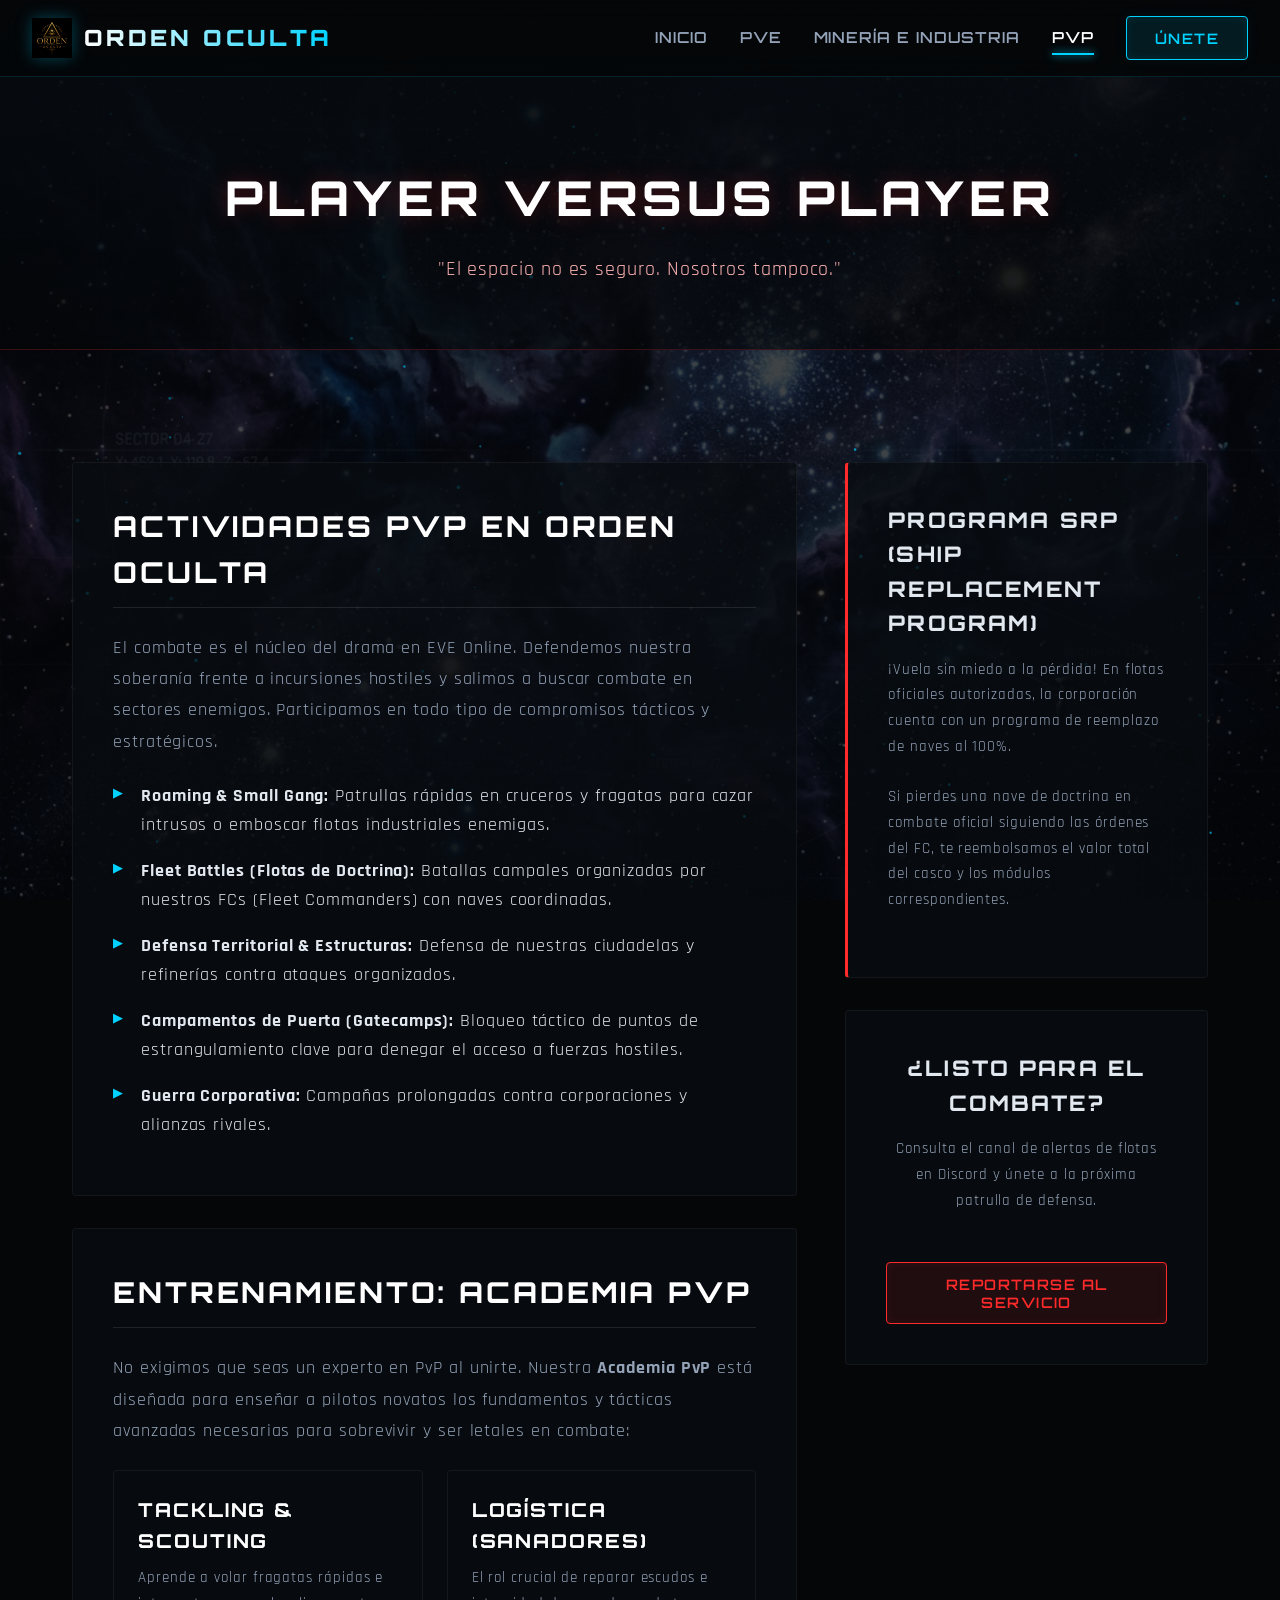
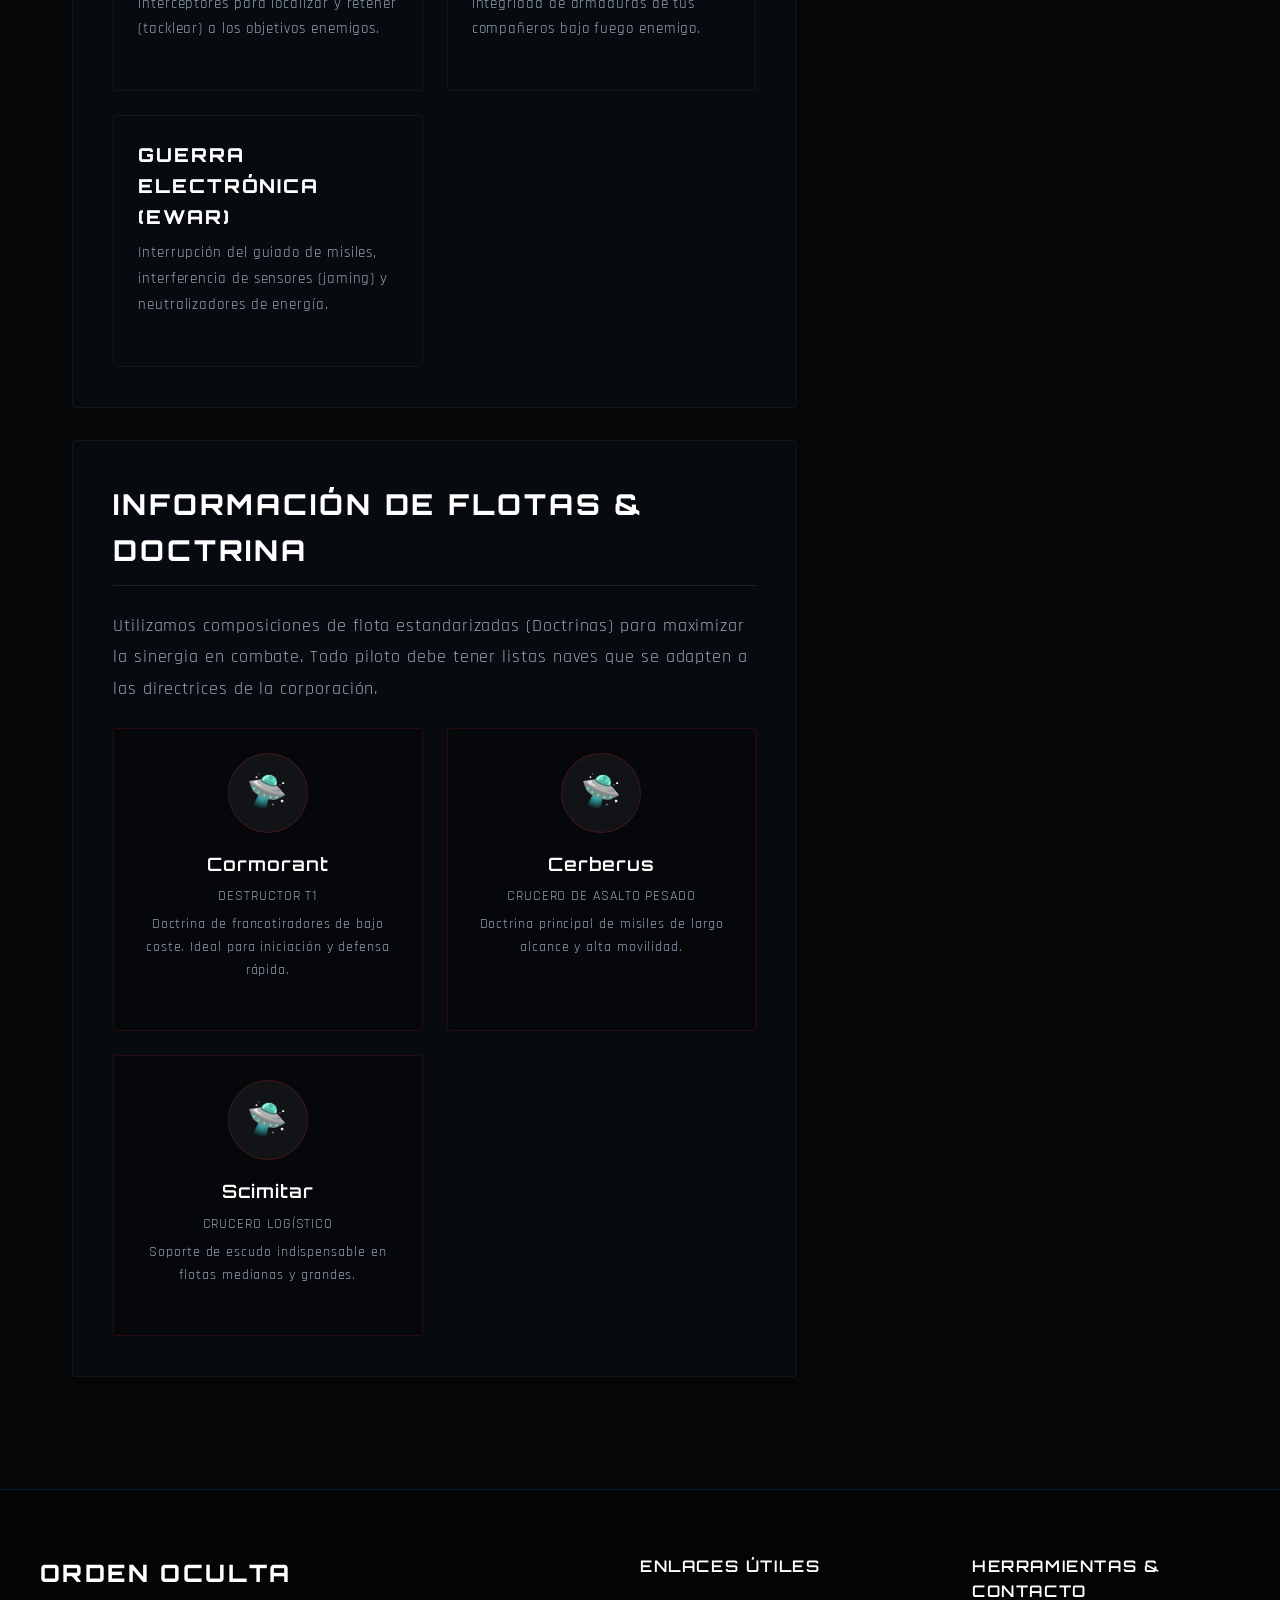
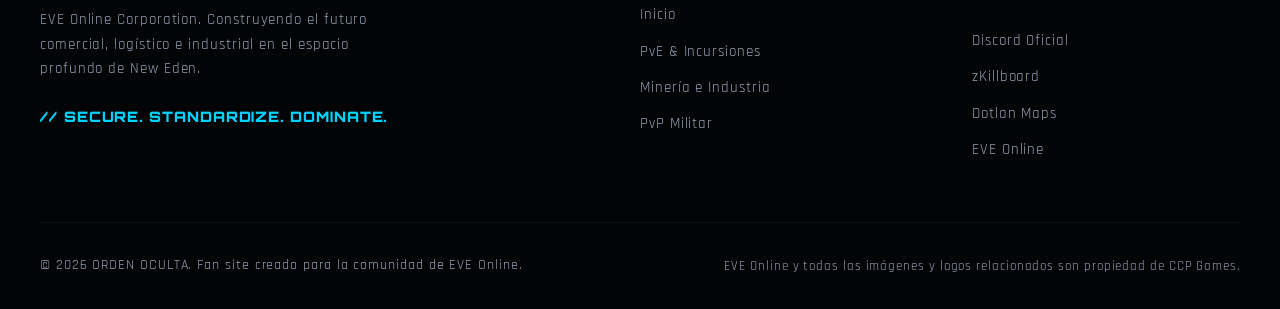
<file: pvp.html>
<!DOCTYPE html>
<html lang="es">
<head>
  <meta charset="UTF-8">
  <meta name="viewport" content="width=device-width, initial-scale=1.0">
  <title>Player versus Player | Orden Oculta</title>
  <meta name="description" content="Detalles del ala militar y PvP de Orden Oculta en EVE Online. Roaming, Small Gang y batallas de flotas en null-sec.">
  <link rel="stylesheet" href="css/style.css">
</head>
<body>
  <canvas id="starfield"></canvas>
  <div class="background-overlay"></div>

  <!-- ENCABEZADO Y NAVEGACIÓN -->
  <header class="navbar">
    <div class="nav-brand">
      <img src="images/logo.png" alt="Orden Oculta Logo" class="nav-logo">
      <span class="nav-title">ORDEN OCULTA</span>
    </div>
    
    <button class="nav-toggle" aria-label="Abrir menú de navegación">
      <span></span>
      <span></span>
      <span></span>
    </button>

    <nav class="nav-menu-wrapper">
      <ul class="nav-menu">
        <li class="nav-item"><a href="index.html">Inicio</a></li>
        <li class="nav-item"><a href="pve.html">PvE</a></li>
        <li class="nav-item"><a href="mineria-industria.html">Minería e Industria</a></li>
        <li class="nav-item active"><a href="pvp.html">PvP</a></li>
        <li class="nav-item"><button class="btn btn-primary btn-recruit-trigger">Únete</button></li>
      </ul>
    </nav>
  </header>

  <!-- CABECERA DE LA PÁGINA -->
  <section class="page-header" style="border-bottom-color: rgba(255, 42, 42, 0.2);">
    <div class="reveal">
      <h1 style="text-shadow: 0 0 20px rgba(255, 42, 42, 0.25);">Player versus Player</h1>
      <p style="color: #ffb3b3;">"El espacio no es seguro. Nosotros tampoco."</p>
    </div>
  </section>

  <!-- CONTENIDO PRINCIPAL -->
  <main class="section-container">
    <div class="two-col-layout">
      <!-- Columna Principal -->
      <div class="main-column">
        <section class="content-block reveal">
          <h2>Actividades PvP en Orden Oculta</h2>
          <p>
            El combate es el núcleo del drama en EVE Online. Defendemos nuestra soberanía frente a incursiones hostiles y salimos a buscar combate en sectores enemigos. Participamos en todo tipo de compromisos tácticos y estratégicos.
          </p>
          <ul class="list-styled" style="margin-top: 1rem;">
            <li><strong>Roaming & Small Gang:</strong> Patrullas rápidas en cruceros y fragatas para cazar intrusos o emboscar flotas industriales enemigas.</li>
            <li><strong>Fleet Battles (Flotas de Doctrina):</strong> Batallas campales organizadas por nuestros FCs (Fleet Commanders) con naves coordinadas.</li>
            <li><strong>Defensa Territorial & Estructuras:</strong> Defensa de nuestras ciudadelas y refinerías contra ataques organizados.</li>
            <li><strong>Campamentos de Puerta (Gatecamps):</strong> Bloqueo táctico de puntos de estrangulamiento clave para denegar el acceso a fuerzas hostiles.</li>
            <li><strong>Guerra Corporativa:</strong> Campañas prolongadas contra corporaciones y alianzas rivales.</li>
          </ul>
        </section>

        <section class="content-block reveal">
          <h2>Entrenamiento: Academia PvP</h2>
          <p>
            No exigimos que seas un experto en PvP al unirte. Nuestra <strong>Academia PvP</strong> está diseñada para enseñar a pilotos novatos los fundamentos y tácticas avanzadas necesarias para sobrevivir y ser letales en combate:
          </p>
          <div class="cards-grid" style="grid-template-columns: repeat(auto-fit, minmax(220px, 1fr)); gap: 1.5rem; margin-top: 1.5rem;">
            <div class="card card-pvp" style="padding: 1.5rem;">
              <h3 style="font-size: 1.2rem; color: #fff; margin-bottom: 0.5rem;">Tackling & Scouting</h3>
              <p style="font-size: 0.95rem; color: var(--color-text-secondary);">Aprende a volar fragatas rápidas e interceptores para localizar y retener (tacklear) a los objetivos enemigos.</p>
            </div>
            <div class="card card-pvp" style="padding: 1.5rem;">
              <h3 style="font-size: 1.2rem; color: #fff; margin-bottom: 0.5rem;">Logística (Sanadores)</h3>
              <p style="font-size: 0.95rem; color: var(--color-text-secondary);">El rol crucial de reparar escudos e integridad de armaduras de tus compañeros bajo fuego enemigo.</p>
            </div>
            <div class="card card-pvp" style="padding: 1.5rem;">
              <h3 style="font-size: 1.2rem; color: #fff; margin-bottom: 0.5rem;">Guerra Electrónica (EWAR)</h3>
              <p style="font-size: 0.95rem; color: var(--color-text-secondary);">Interrupción del guiado de misiles, interferencia de sensores (jaming) y neutralizadores de energía.</p>
            </div>
          </div>
        </section>

        <section class="content-block reveal">
          <h2>Información de Flotas & Doctrina</h2>
          <p>
            Utilizamos composiciones de flota estandarizadas (Doctrinas) para maximizar la sinergia en combate. Todo piloto debe tener listas naves que se adapten a las directrices de la corporación.
          </p>
          
          <div class="ship-grid">
            <div class="ship-card" style="border-color: rgba(255, 42, 42, 0.15);">
              <div class="ship-icon" style="color: var(--color-danger); border-color: rgba(255, 42, 42, 0.2);">🛸</div>
              <div class="ship-name">Cormorant</div>
              <div class="ship-role">Destructor T1</div>
              <p style="font-size: 0.85rem; color: var(--color-text-secondary); margin-top: 5px;">Doctrina de francotiradores de bajo coste. Ideal para iniciación y defensa rápida.</p>
            </div>
            <div class="ship-card" style="border-color: rgba(255, 42, 42, 0.15);">
              <div class="ship-icon" style="color: var(--color-danger); border-color: rgba(255, 42, 42, 0.2);">🛸</div>
              <div class="ship-name">Cerberus</div>
              <div class="ship-role">Crucero de Asalto Pesado</div>
              <p style="font-size: 0.85rem; color: var(--color-text-secondary); margin-top: 5px;">Doctrina principal de misiles de largo alcance y alta movilidad.</p>
            </div>
            <div class="ship-card" style="border-color: rgba(255, 42, 42, 0.15);">
              <div class="ship-icon" style="color: var(--color-danger); border-color: rgba(255, 42, 42, 0.2);">🛸</div>
              <div class="ship-name">Scimitar</div>
              <div class="ship-role">Crucero Logístico</div>
              <p style="font-size: 0.85rem; color: var(--color-text-secondary); margin-top: 5px;">Soporte de escudo indispensable en flotas medianas y grandes.</p>
            </div>
          </div>
        </section>
      </div>

      <!-- Barra Lateral / Side Column -->
      <div class="side-column">
        <div class="content-block reveal" style="border-left: 3px solid var(--color-danger);">
          <h3>Programa SRP (Ship Replacement Program)</h3>
          <p style="margin-top: 1rem; font-size: 0.95rem;">
            ¡Vuela sin miedo a la pérdida! En flotas oficiales autorizadas, la corporación cuenta con un programa de reemplazo de naves al 100%.
          </p>
          <p style="font-size: 0.95rem;">
            Si pierdes una nave de doctrina en combate oficial siguiendo las órdenes del FC, te reembolsamos el valor total del casco y los módulos correspondientes.
          </p>
        </div>

        <div class="content-block reveal" style="text-align: center;">
          <h3>¿Listo para el Combate?</h3>
          <p style="font-size: 0.95rem; margin-top: 1rem;">Consulta el canal de alertas de flotas en Discord y únete a la próxima patrulla de defensa.</p>
          <button class="btn btn-danger btn-recruit-trigger" style="width: 100%; margin-top: 1.5rem;">Reportarse al Servicio</button>
        </div>
      </div>
    </div>
  </main>

  <!-- PIE DE PÁGINA (FOOTER) -->
  <footer class="footer">
    <div class="footer-grid">
      <div class="footer-brand">
        <h3>ORDEN OCULTA</h3>
        <p>EVE Online Corporation. Construyendo el futuro comercial, logístico e industrial en el espacio profundo de New Eden.</p>
        <span class="footer-logo-text">// SECURE. STANDARDIZE. DOMINATE.</span>
      </div>
      <div>
        <h4 class="footer-links-title">Enlaces Útiles</h4>
        <ul class="footer-links">
          <li><a href="index.html">Inicio</a></li>
          <li><a href="pve.html">PvE & Incursiones</a></li>
          <li><a href="mineria-industria.html">Minería e Industria</a></li>
          <li><a href="pvp.html">PvP Militar</a></li>
        </ul>
      </div>
      <div>
        <h4 class="footer-links-title">Herramientas & Contacto</h4>
        <ul class="footer-links">
          <li><a href="https://discord.gg/example-placeholder" target="_blank">Discord Oficial</a></li>
          <li><a href="https://zkillboard.com/alliance/example/" target="_blank">zKillboard</a></li>
          <li><a href="https://evemaps.dotlan.net/" target="_blank">Dotlan Maps</a></li>
          <li><a href="https://www.eveonline.com/" target="_blank">EVE Online</a></li>
        </ul>
      </div>
    </div>
    <div class="footer-bottom">
      <p class="copyright">© 2026 ORDEN OCULTA. Fan site creado para la comunidad de EVE Online.</p>
      <p style="font-size: 0.8rem; color: var(--color-text-secondary);">EVE Online y todas las imágenes y logos relacionados son propiedad de CCP Games.</p>
    </div>
  </footer>

  <!-- RECRUITMENT MODAL -->
  <div class="modal" id="recruitModal">
    <div class="modal-overlay"></div>
    <div class="modal-container">
      <button class="modal-close" aria-label="Cerrar modal">&times;</button>
      <h3 class="modal-title">Únete a Orden Oculta</h3>
      <div class="modal-body">
        <p>Buscamos tanto a veteranos curtidos como a nuevos pilotos que quieran forjar su camino en EVE Online. Estos son nuestros requisitos mínimos de reclutamiento:</p>
        
        <ul class="recruitment-requirements">
          <li>Cuenta activa de EVE Online (Omega recomendada pero aceptamos Alfas con ganas de aprender).</li>
          <li>Uso obligatorio de Discord para comunicación en operaciones de flota.</li>
          <li>Actitud madura y respeto hacia todos los miembros de la corporación.</li>
          <li>Voluntad de cooperar en flotas de minería, defensa o generación de ISK.</li>
        </ul>

        <h4>¿Cómo aplicar?</h4>
        <p>
          1. Haz clic en el botón de abajo para unirte a nuestro Discord de reclutamiento.<br>
          2. Escribe en el canal <code>#reclutamiento-publico</code>.<br>
          3. Uno de nuestros oficiales agendará una entrevista corta contigo.
        </p>

        <div class="modal-buttons" style="margin-top: 2rem;">
          <a href="https://discord.gg/example-placeholder" target="_blank" class="btn btn-primary">Unirse al Discord de Reclutamiento</a>
          <button class="btn btn-outline modal-close">Cerrar</button>
        </div>
      </div>
    </div>
  </div>

  <script src="js/script.js"></script>
</body>
</html>
</file>
<file: css/style.css>
@import url('https://fonts.googleapis.com/css2?family=Orbitron:wght@400;600;800;900&family=Rajdhani:wght@500;600;700&display=swap');

/* --- DESIGN SYSTEM TOKENS --- */
:root {
  --color-bg-darkest: #040608;
  --color-bg-darker: #080c11;
  --color-bg-panel: rgba(8, 12, 17, 0.75);
  --color-primary: #00d2ff;       /* Sci-Fi Cyan */
  --color-primary-glow: rgba(0, 210, 255, 0.3);
  --color-secondary: #ff7700;     /* Industrial/Warning Orange */
  --color-secondary-glow: rgba(255, 119, 0, 0.35);
  --color-danger: #ff2a2a;        /* PvP/Danger Red */
  --color-danger-glow: rgba(255, 42, 42, 0.4);
  --color-text-primary: #e2e8f0;
  --color-text-secondary: #94a3b8;
  --font-header: 'Orbitron', sans-serif;
  --font-body: 'Rajdhani', sans-serif;
  --border-radius: 4px;
  --transition-speed: 0.3s;
}

/* --- RESET & BASIC STYLES --- */
* {
  box-sizing: border-box;
  margin: 0;
  padding: 0;
}

body {
  background-color: var(--color-bg-darkest);
  color: var(--color-text-primary);
  font-family: var(--font-body);
  font-size: 1.15rem;
  letter-spacing: 0.05em;
  overflow-x: hidden;
  line-height: 1.6;
}

/* Background Canvas & Stars */
#starfield {
  position: fixed;
  top: 0;
  left: 0;
  width: 100%;
  height: 100%;
  z-index: -2;
  pointer-events: none;
}

.background-overlay {
  position: fixed;
  top: 0;
  left: 0;
  width: 100%;
  height: 100%;
  background: radial-gradient(circle at 50% 50%, rgba(8, 12, 17, 0.4) 0%, rgba(4, 6, 8, 0.95) 100%);
  background-image: url('../images/background.jpg');
  background-size: cover;
  background-position: center;
  background-attachment: fixed;
  opacity: 0.25;
  z-index: -3;
}

a {
  color: var(--color-primary);
  text-decoration: none;
  transition: all var(--transition-speed) ease;
}

a:hover {
  text-shadow: 0 0 8px var(--color-primary-glow);
}

/* Typography */
h1, h2, h3, h4, h5, h6 {
  font-family: var(--font-header);
  font-weight: 800;
  text-transform: uppercase;
  letter-spacing: 0.1em;
}

/* --- HEADER & NAVIGATION --- */
.navbar {
  position: fixed;
  top: 0;
  left: 0;
  width: 100%;
  z-index: 100;
  background: rgba(4, 6, 8, 0.85);
  backdrop-filter: blur(12px);
  -webkit-backdrop-filter: blur(12px);
  border-bottom: 1px solid rgba(0, 210, 255, 0.15);
  padding: 1rem 2rem;
  display: flex;
  justify-content: space-between;
  align-items: center;
  transition: background var(--transition-speed);
}

.navbar.scrolled {
  background: rgba(4, 6, 8, 0.95);
  box-shadow: 0 4px 20px rgba(0, 0, 0, 0.5);
}

.nav-brand {
  display: flex;
  align-items: center;
  gap: 12px;
}

.nav-logo {
  height: 40px;
  width: auto;
  filter: drop-shadow(0 0 8px var(--color-primary-glow));
}

.nav-title {
  font-family: var(--font-header);
  font-size: 1.4rem;
  font-weight: 900;
  color: #fff;
  letter-spacing: 0.15em;
  background: linear-gradient(90deg, #fff, var(--color-primary));
  -webkit-background-clip: text;
  -webkit-text-fill-color: transparent;
}

.nav-menu {
  display: flex;
  list-style: none;
  gap: 2rem;
  align-items: center;
}

.nav-item a {
  font-family: var(--font-header);
  font-size: 0.95rem;
  font-weight: 600;
  color: var(--color-text-secondary);
  text-transform: uppercase;
  position: relative;
  padding: 0.5rem 0;
}

.nav-item a::after {
  content: '';
  position: absolute;
  bottom: 0;
  left: 0;
  width: 0;
  height: 2px;
  background: var(--color-primary);
  box-shadow: 0 0 8px var(--color-primary);
  transition: width var(--transition-speed) ease;
}

.nav-item a:hover,
.nav-item.active a {
  color: #fff;
}

.nav-item a:hover::after,
.nav-item.active a::after {
  width: 100%;
}

/* Burger Menu button for mobile */
.nav-toggle {
  display: none;
  background: none;
  border: none;
  cursor: pointer;
  padding: 0.5rem;
}

.nav-toggle span {
  display: block;
  width: 25px;
  height: 2px;
  background-color: var(--color-text-primary);
  margin: 5px 0;
  transition: all var(--transition-speed) ease;
}

/* --- BUTTONS --- */
.btn {
  display: inline-flex;
  align-items: center;
  justify-content: center;
  font-family: var(--font-header);
  font-weight: 600;
  text-transform: uppercase;
  letter-spacing: 0.1em;
  padding: 0.75rem 1.75rem;
  border-radius: var(--border-radius);
  border: 1px solid transparent;
  cursor: pointer;
  transition: all var(--transition-speed) ease;
  position: relative;
  overflow: hidden;
  font-size: 0.9rem;
}

.btn-primary {
  background: rgba(0, 210, 255, 0.1);
  color: var(--color-primary);
  border-color: var(--color-primary);
  box-shadow: inset 0 0 10px rgba(0, 210, 255, 0.1), 0 0 15px rgba(0, 210, 255, 0.05);
}

.btn-primary:hover {
  background: var(--color-primary);
  color: #000;
  box-shadow: 0 0 20px var(--color-primary-glow), inset 0 0 5px rgba(255, 255, 255, 0.5);
  text-shadow: none;
}

.btn-secondary {
  background: rgba(255, 119, 0, 0.15);
  color: var(--color-secondary);
  border-color: var(--color-secondary);
  box-shadow: inset 0 0 10px rgba(255, 119, 0, 0.1);
}

.btn-secondary:hover {
  background: var(--color-secondary);
  color: #000;
  box-shadow: 0 0 20px var(--color-secondary-glow);
  text-shadow: none;
}

.btn-danger {
  background: rgba(255, 42, 42, 0.1);
  color: var(--color-danger);
  border-color: var(--color-danger);
  box-shadow: inset 0 0 10px rgba(255, 42, 42, 0.1);
}

.btn-danger:hover {
  background: var(--color-danger);
  color: #fff;
  box-shadow: 0 0 20px var(--color-danger-glow);
}

.btn-outline {
  background: transparent;
  color: #fff;
  border-color: rgba(255, 255, 255, 0.2);
}

.btn-outline:hover {
  background: rgba(255, 255, 255, 0.1);
  border-color: #fff;
}

/* --- HERO SECTION --- */
.hero {
  min-height: 100vh;
  display: flex;
  align-items: center;
  justify-content: center;
  position: relative;
  padding: 8rem 2rem 4rem;
  overflow: hidden;
}

.hero-content {
  max-width: 900px;
  text-align: center;
  z-index: 10;
  background: rgba(8, 12, 17, 0.6);
  border: 1px solid rgba(255, 255, 255, 0.05);
  backdrop-filter: blur(8px);
  -webkit-backdrop-filter: blur(8px);
  padding: 3.5rem 2rem;
  border-radius: 8px;
  box-shadow: 0 20px 50px rgba(0, 0, 0, 0.6);
}

.hero h1 {
  font-size: 3.5rem;
  margin-bottom: 0.5rem;
  color: #fff;
  text-shadow: 0 0 20px rgba(255, 255, 255, 0.2);
}

.hero-subtitle {
  font-family: var(--font-header);
  font-size: 1.5rem;
  color: var(--color-primary);
  text-transform: uppercase;
  margin-bottom: 2rem;
  font-weight: 600;
  letter-spacing: 0.15em;
  text-shadow: 0 0 10px var(--color-primary-glow);
}

.hero-description {
  font-size: 1.25rem;
  color: var(--color-text-secondary);
  margin-bottom: 2.5rem;
  max-width: 750px;
  margin-left: auto;
  margin-right: auto;
}

.hero-buttons {
  display: flex;
  gap: 1.5rem;
  justify-content: center;
  flex-wrap: wrap;
}

/* --- CARDS & GRID LAYOUTS --- */
.section-container {
  max-width: 1200px;
  margin: 0 auto;
  padding: 5rem 2rem;
}

.section-title-wrapper {
  text-align: center;
  margin-bottom: 4rem;
}

.section-title {
  font-size: 2.5rem;
  color: #fff;
  display: inline-block;
  position: relative;
  padding-bottom: 1rem;
}

.section-title::after {
  content: '';
  position: absolute;
  bottom: 0;
  left: 25%;
  width: 50%;
  height: 2px;
  background: linear-gradient(90deg, transparent, var(--color-primary), transparent);
}

.section-subtitle {
  color: var(--color-text-secondary);
  font-size: 1.2rem;
  margin-top: 0.5rem;
  text-transform: uppercase;
  letter-spacing: 0.1em;
}

/* Grid Cards */
.cards-grid {
  display: grid;
  grid-template-columns: repeat(auto-fit, minmax(280px, 1fr));
  gap: 2rem;
}

.card {
  background: var(--color-bg-panel);
  border: 1px solid rgba(255, 255, 255, 0.05);
  border-radius: var(--border-radius);
  overflow: hidden;
  transition: all 0.4s cubic-bezier(0.165, 0.84, 0.44, 1);
  position: relative;
  display: flex;
  flex-direction: column;
}

.card::before {
  content: '';
  position: absolute;
  top: 0;
  left: 0;
  width: 100%;
  height: 3px;
  background: var(--color-primary);
  transform: scaleX(0);
  transition: transform 0.4s ease;
  transform-origin: left;
}

.card:hover {
  transform: translateY(-8px);
  border-color: rgba(0, 210, 255, 0.3);
  box-shadow: 0 12px 30px rgba(0, 210, 255, 0.1), inset 0 0 15px rgba(255, 255, 255, 0.02);
}

.card:hover::before {
  transform: scaleX(1);
}

/* Specific Activity Cards */
.card-pve::before { background: var(--color-primary); }
.card-pve:hover { border-color: rgba(0, 210, 255, 0.35); box-shadow: 0 12px 30px rgba(0, 210, 255, 0.15); }

.card-indy::before { background: var(--color-secondary); }
.card-indy:hover { border-color: rgba(255, 119, 0, 0.35); box-shadow: 0 12px 30px rgba(255, 119, 0, 0.15); }

.card-pvp::before { background: var(--color-danger); }
.card-pvp:hover { border-color: rgba(255, 42, 42, 0.35); box-shadow: 0 12px 30px rgba(255, 42, 42, 0.15); }

.card-image-wrapper {
  height: 200px;
  overflow: hidden;
  position: relative;
}

.card-image {
  width: 100%;
  height: 100%;
  object-fit: cover;
  transition: transform 0.6s ease;
}

.card:hover .card-image {
  transform: scale(1.1);
}

.card-badge {
  position: absolute;
  top: 15px;
  right: 15px;
  background: rgba(4, 6, 8, 0.8);
  border: 1px solid currentColor;
  padding: 0.25rem 0.75rem;
  font-family: var(--font-header);
  font-size: 0.75rem;
  font-weight: 600;
  text-transform: uppercase;
  border-radius: 2px;
}

.badge-pve { color: var(--color-primary); }
.badge-indy { color: var(--color-secondary); }
.badge-pvp { color: var(--color-danger); }

.card-content {
  padding: 2rem;
  display: flex;
  flex-direction: column;
  flex-grow: 1;
}

.card-title {
  font-size: 1.4rem;
  margin-bottom: 1rem;
  color: #fff;
}

.card-description {
  color: var(--color-text-secondary);
  font-size: 1rem;
  margin-bottom: 1.5rem;
  flex-grow: 1;
}

.card-tags {
  display: flex;
  flex-wrap: wrap;
  gap: 8px;
  margin-bottom: 1.5rem;
}

.tag {
  background: rgba(255, 255, 255, 0.05);
  border: 1px solid rgba(255, 255, 255, 0.1);
  padding: 2px 8px;
  font-size: 0.8rem;
  border-radius: 2px;
  color: var(--color-text-primary);
}

/* --- STATS SECTION --- */
.stats-bar {
  background: linear-gradient(90deg, rgba(8, 12, 17, 0.95), rgba(4, 6, 8, 0.95));
  border-top: 1px solid rgba(255, 255, 255, 0.05);
  border-bottom: 1px solid rgba(255, 255, 255, 0.05);
  padding: 3rem 2rem;
}

.stats-container {
  max-width: 1200px;
  margin: 0 auto;
  display: grid;
  grid-template-columns: repeat(auto-fit, minmax(200px, 1fr));
  gap: 2rem;
  text-align: center;
}

.stat-item {
  position: relative;
}

.stat-number {
  font-family: var(--font-header);
  font-size: 2.8rem;
  font-weight: 800;
  color: #fff;
  text-shadow: 0 0 10px rgba(255, 255, 255, 0.1);
}

.stat-label {
  color: var(--color-primary);
  font-size: 0.9rem;
  text-transform: uppercase;
  letter-spacing: 0.15em;
  margin-top: 0.25rem;
}

/* --- CONTENT PAGES LAYOUT --- */
.page-header {
  padding: 10rem 2rem 4rem;
  background: linear-gradient(180deg, rgba(8, 12, 17, 0.9) 0%, rgba(4, 6, 8, 0.6) 100%);
  text-align: center;
  border-bottom: 1px solid rgba(255, 255, 255, 0.05);
  position: relative;
}

.page-header h1 {
  font-size: 3rem;
  color: #fff;
  margin-bottom: 1rem;
}

.page-header p {
  font-size: 1.25rem;
  color: var(--color-text-secondary);
  max-width: 800px;
  margin: 0 auto;
}

.two-col-layout {
  display: grid;
  grid-template-columns: 2fr 1fr;
  gap: 3rem;
  margin-top: 2rem;
}

@media (max-width: 992px) {
  .two-col-layout {
    grid-template-columns: 1fr;
  }
}

.content-block {
  background: var(--color-bg-panel);
  border: 1px solid rgba(255, 255, 255, 0.05);
  border-radius: var(--border-radius);
  padding: 2.5rem;
  margin-bottom: 2rem;
}

.content-block h2 {
  font-size: 1.8rem;
  color: #fff;
  margin-bottom: 1.5rem;
  border-bottom: 1px solid rgba(255, 255, 255, 0.1);
  padding-bottom: 0.75rem;
  display: flex;
  align-items: center;
  gap: 10px;
}

.content-block p {
  color: var(--color-text-secondary);
  margin-bottom: 1.5rem;
  line-height: 1.7;
}

.list-styled {
  list-style: none;
}

.list-styled li {
  position: relative;
  padding-left: 1.75rem;
  margin-bottom: 1rem;
  color: var(--color-text-primary);
}

.list-styled li::before {
  content: '▶';
  position: absolute;
  left: 0;
  top: 2px;
  color: var(--color-primary);
  font-size: 0.8rem;
}

/* Fittings / Ship Showcase Grid */
.ship-grid {
  display: grid;
  grid-template-columns: repeat(auto-fit, minmax(220px, 1fr));
  gap: 1.5rem;
  margin-top: 1.5rem;
}

.ship-card {
  background: rgba(4, 6, 8, 0.5);
  border: 1px solid rgba(255, 255, 255, 0.08);
  border-radius: 4px;
  padding: 1.5rem;
  text-align: center;
  transition: all var(--transition-speed);
}

.ship-card:hover {
  border-color: var(--color-primary);
  background: rgba(0, 210, 255, 0.03);
}

.ship-icon {
  width: 80px;
  height: 80px;
  margin: 0 auto 1rem;
  display: flex;
  align-items: center;
  justify-content: center;
  border-radius: 50%;
  background: rgba(255, 255, 255, 0.05);
  color: var(--color-primary);
  font-size: 2rem;
  border: 1px solid rgba(0, 210, 255, 0.2);
}

.ship-name {
  font-family: var(--font-header);
  font-weight: 600;
  color: #fff;
  margin-bottom: 0.5rem;
}

.ship-role {
  font-size: 0.85rem;
  color: var(--color-text-secondary);
  text-transform: uppercase;
}

/* --- RECRUITMENT CTA SECTION --- */
.recruitment-cta {
  background: radial-gradient(circle at center, rgba(0, 210, 255, 0.08) 0%, transparent 70%);
  border-top: 1px solid rgba(255, 255, 255, 0.03);
  padding: 6rem 2rem;
  text-align: center;
}

.cta-box {
  max-width: 800px;
  margin: 0 auto;
}

.cta-box h2 {
  font-size: 2.5rem;
  margin-bottom: 1.5rem;
  color: #fff;
}

.cta-box p {
  color: var(--color-text-secondary);
  font-size: 1.2rem;
  margin-bottom: 2.5rem;
}

/* --- FOOTER --- */
.footer {
  background: #030406;
  border-top: 1px solid rgba(0, 210, 255, 0.15);
  padding: 4rem 2rem 2rem;
  color: var(--color-text-secondary);
  font-size: 0.95rem;
}

.footer-grid {
  max-width: 1200px;
  margin: 0 auto;
  display: grid;
  grid-template-columns: 2fr 1fr 1fr;
  gap: 4rem;
  margin-bottom: 3rem;
}

@media (max-width: 768px) {
  .footer-grid {
    grid-template-columns: 1fr;
    gap: 2.5rem;
  }
}

.footer-brand h3 {
  color: #fff;
  font-size: 1.5rem;
  margin-bottom: 1rem;
  letter-spacing: 0.1em;
}

.footer-brand p {
  margin-bottom: 1.5rem;
  max-width: 350px;
  line-height: 1.6;
}

.footer-links-title {
  color: #fff;
  font-family: var(--font-header);
  font-weight: 600;
  font-size: 1rem;
  text-transform: uppercase;
  margin-bottom: 1.5rem;
  letter-spacing: 0.1em;
}

.footer-links {
  list-style: none;
}

.footer-links li {
  margin-bottom: 0.75rem;
}

.footer-links a {
  color: var(--color-text-secondary);
}

.footer-links a:hover {
  color: #fff;
  padding-left: 5px;
}

.footer-bottom {
  max-width: 1200px;
  margin: 0 auto;
  padding-top: 2rem;
  border-top: 1px solid rgba(255, 255, 255, 0.05);
  display: flex;
  justify-content: space-between;
  align-items: center;
  flex-wrap: wrap;
  gap: 1.5rem;
}

.copyright {
  font-size: 0.85rem;
}

.footer-logo-text {
  font-family: var(--font-header);
  color: var(--color-primary);
  font-weight: 900;
  font-size: 0.9rem;
}

/* --- MODAL / RECRUITMENT DRAWER --- */
.modal {
  position: fixed;
  top: 0;
  left: 0;
  width: 100%;
  height: 100%;
  z-index: 1000;
  display: flex;
  align-items: center;
  justify-content: center;
  opacity: 0;
  pointer-events: none;
  transition: opacity 0.4s ease;
}

.modal.active {
  opacity: 1;
  pointer-events: all;
}

.modal-overlay {
  position: absolute;
  top: 0;
  left: 0;
  width: 100%;
  height: 100%;
  background: rgba(4, 6, 8, 0.85);
  backdrop-filter: blur(10px);
  -webkit-backdrop-filter: blur(10px);
}

.modal-container {
  background: var(--color-bg-darker);
  border: 1px solid var(--color-primary);
  box-shadow: 0 0 40px var(--color-primary-glow);
  width: 90%;
  max-width: 600px;
  border-radius: var(--border-radius);
  z-index: 1010;
  position: relative;
  overflow: hidden;
  transform: scale(0.9);
  transition: transform 0.4s cubic-bezier(0.165, 0.84, 0.44, 1);
  padding: 3rem;
}

.modal.active .modal-container {
  transform: scale(1);
}

.modal-close {
  position: absolute;
  top: 20px;
  right: 20px;
  background: none;
  border: none;
  font-size: 2rem;
  color: var(--color-text-secondary);
  cursor: pointer;
  line-height: 1;
  transition: color var(--transition-speed);
}

.modal-close:hover {
  color: var(--color-primary);
}

.modal-title {
  color: #fff;
  font-size: 2rem;
  margin-bottom: 1.5rem;
  text-align: center;
}

.modal-body h4 {
  color: var(--color-primary);
  margin-top: 1.5rem;
  margin-bottom: 0.5rem;
}

.modal-body p {
  color: var(--color-text-secondary);
  margin-bottom: 1.5rem;
}

.recruitment-requirements {
  list-style: none;
  margin-bottom: 2rem;
}

.recruitment-requirements li {
  position: relative;
  padding-left: 1.5rem;
  margin-bottom: 0.75rem;
  font-size: 0.95rem;
}

.recruitment-requirements li::before {
  content: '✓';
  position: absolute;
  left: 0;
  color: var(--color-primary);
}

.modal-buttons {
  display: flex;
  gap: 1rem;
  justify-content: center;
  flex-wrap: wrap;
}

/* --- MOBILE STYLES --- */
@media (max-width: 768px) {
  .navbar {
    padding: 1rem;
  }
  
  .nav-menu {
    position: fixed;
    top: 65px;
    right: -100%;
    width: 100%;
    height: calc(100vh - 65px);
    background: rgba(8, 12, 17, 0.98);
    backdrop-filter: blur(20px);
    -webkit-backdrop-filter: blur(20px);
    flex-direction: column;
    justify-content: center;
    gap: 3rem;
    transition: right 0.4s cubic-bezier(0.165, 0.84, 0.44, 1);
    border-left: 1px solid rgba(0, 210, 255, 0.1);
    z-index: 99;
  }

  .nav-menu.active {
    right: 0;
  }

  .nav-toggle {
    display: block;
    z-index: 100;
  }

  .nav-toggle.active span:nth-child(1) {
    transform: rotate(45deg) translate(5px, 5px);
  }

  .nav-toggle.active span:nth-child(2) {
    opacity: 0;
  }

  .nav-toggle.active span:nth-child(3) {
    transform: rotate(-45deg) translate(5px, -5px);
  }

  .hero h1 {
    font-size: 2.2rem;
  }

  .hero-subtitle {
    font-size: 1.1rem;
  }

  .hero-description {
    font-size: 1.05rem;
  }
  
  .section-title {
    font-size: 2rem;
  }
}

/* Animation utilities */
.reveal {
  opacity: 0;
  transform: translateY(30px);
  transition: opacity 0.8s ease, transform 0.8s cubic-bezier(0.165, 0.84, 0.44, 1);
}

.reveal.visible {
  opacity: 1;
  transform: translateY(0);
}
</file>
